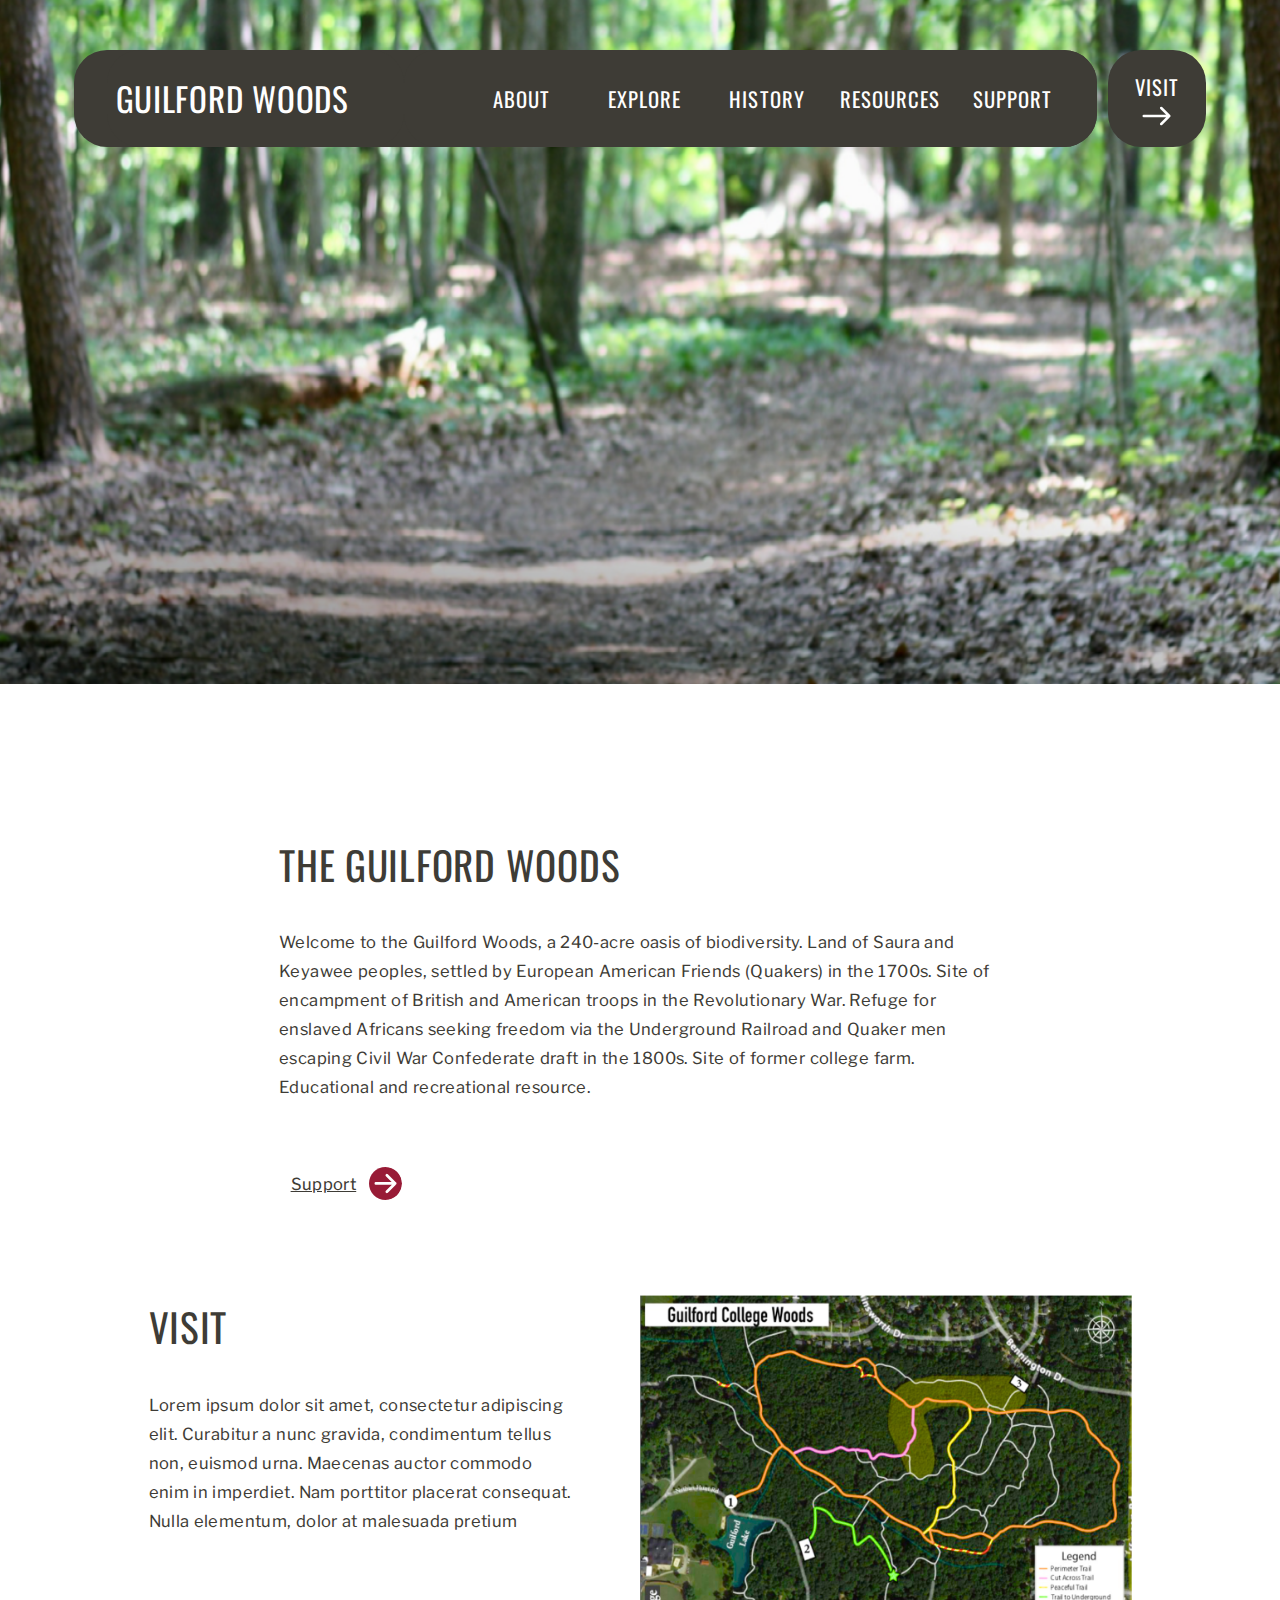
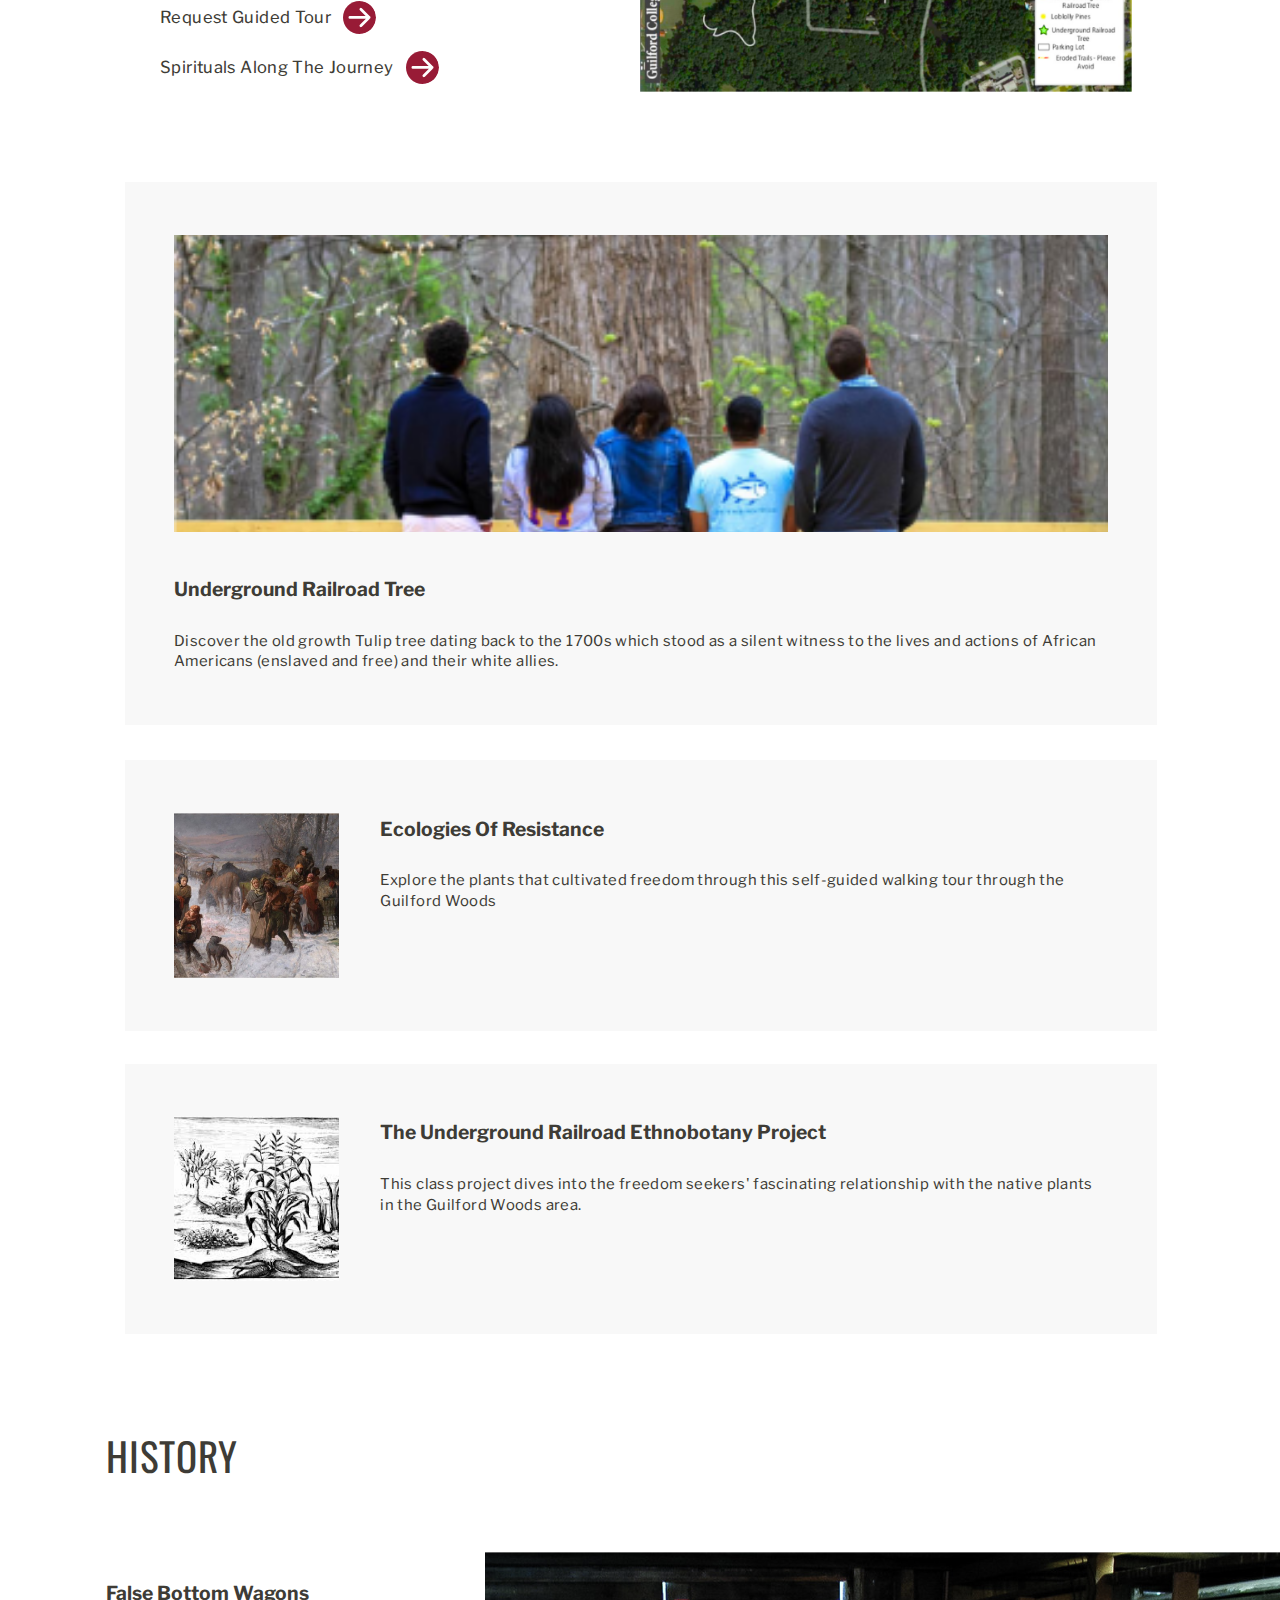
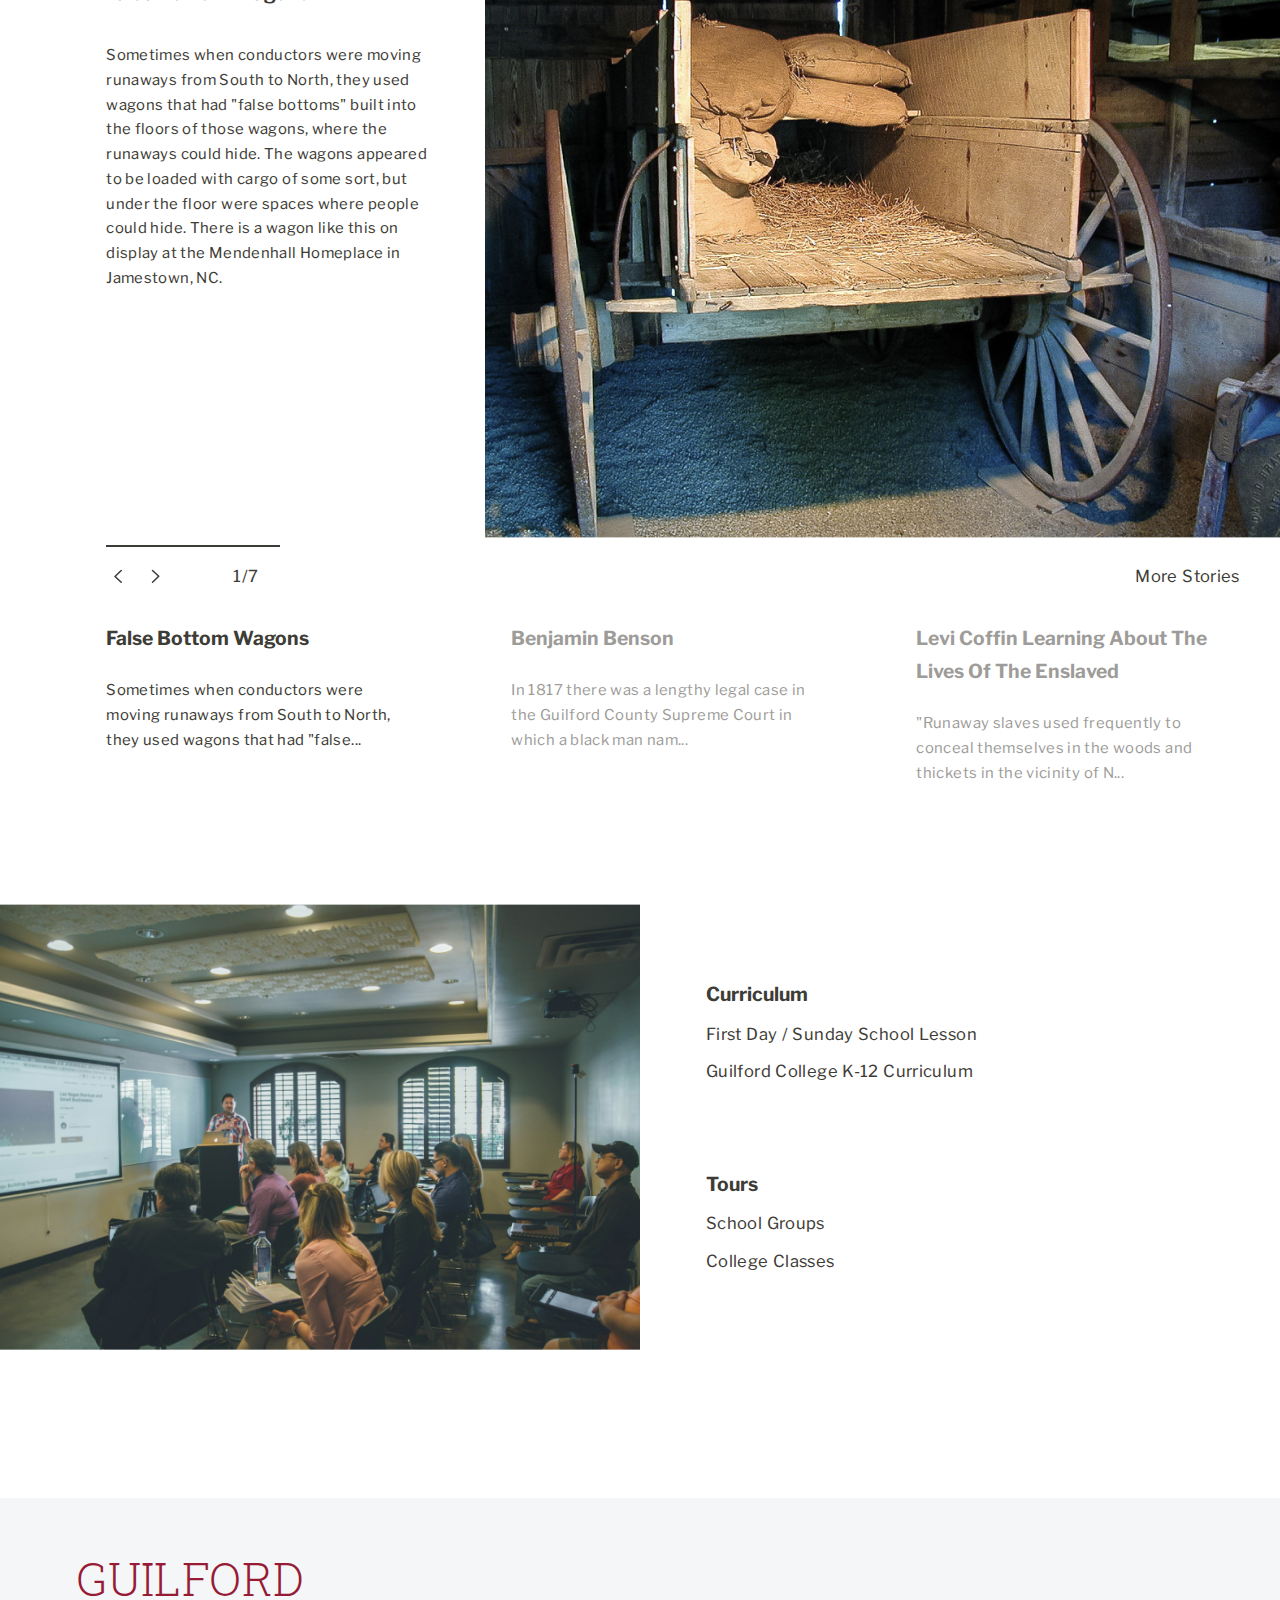
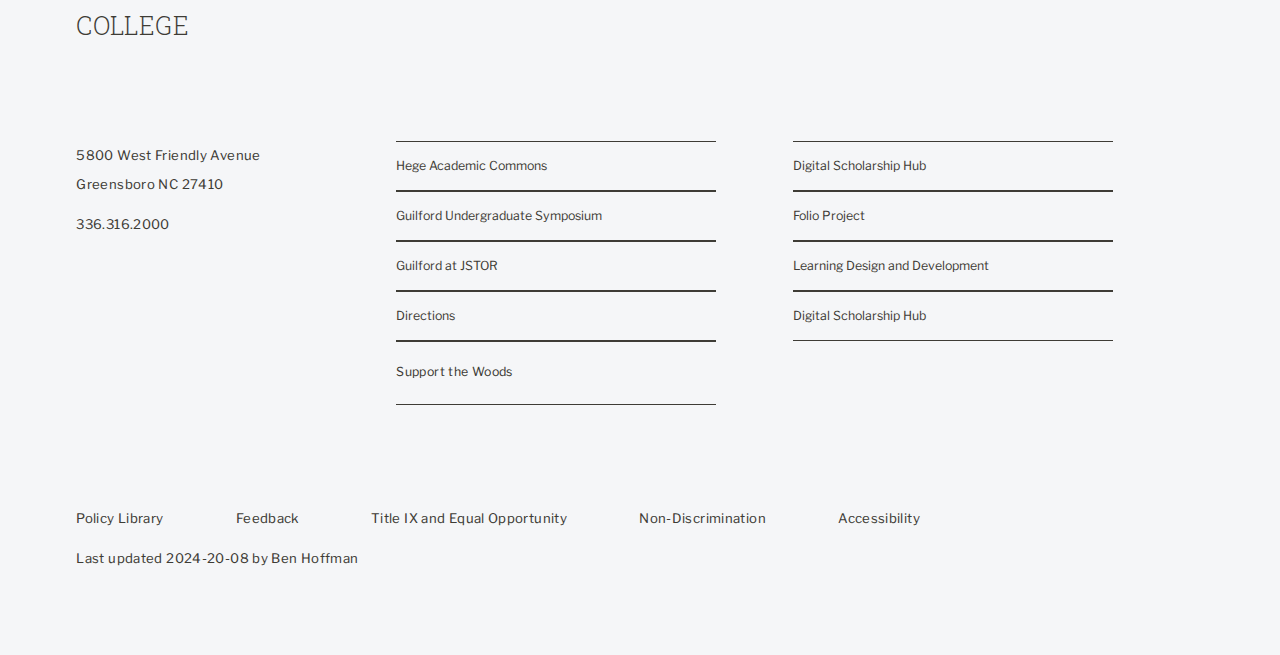
<file: index.html>
<!DOCTYPE html>
<html lang="en">

<head>
    <title>Guilford Woods</title>
    <link rel="icon" href="images/tree.png">

    <meta charset="UTF-8">
    <meta name="viewport" content="width=device-width, initial-scale=1.0">
    <link rel="stylesheet" href="style.css">
    <link rel="preconnect" href="https://fonts.googleapis.com">
    <link rel="preconnect" href="https://fonts.gstatic.com" crossorigin>
    <link
        href="https://fonts.googleapis.com/css2?family=Libre+Franklin:ital,wght@0,100..900;1,100..900&family=Oswald:wght@200..700&family=Roboto+Slab:wght@100..900&display=swap"
        rel="stylesheet">

</head>

<body>
    <header id="header1">
        <div id="top-nav">
            <div id="top-nav-not-links">
                <img src="images\directions.svg" class="mobile-nav">
                <a href="index.html">
                    <h1>Guilford Woods</h1>
                </a>

                <img src="images\menu-toggle-closed.svg" id="hamburger" class="mobile-nav closed"
                    style="height: 2.5rem;">
                <img src="images\menu-toggle.svg" id="hamburger" class="mobile-nav opened" style="height: 2.5rem;">
            </div>
            <div id="links-quote-container">
                <p>A National Park Service “Network to Freedom” Site</p>

                <div id="top-nav-links" class="light">
                    <div class="top-nav-anchor current">
                        <a href="index.html">
                            <h3>About</h3>
                        </a>
                    </div>
                    <div class="top-nav-anchor">
                        <a href="explore.html">
                            <h3>Explore</h3>
                        </a>
                    </div>
                    <div class="top-nav-anchor">
                        <a href="history.html">
                            <h3>History</h3>
                        </a>
                    </div>
                    <div class="top-nav-anchor">
                        <a href="resources.html">
                            <h3>Resources</h3>
                        </a>
                    </div>
                    <div class="top-nav-anchor">
                        <a href="https://www.givecampus.com/campaigns/42510/donations/new">
                            <h3>Support</h3>
                        </a>
                    </div>
                </div>
            </div>
        </div>
        <div id="visit-button">
            <div class="top-nav-anchor ">
                <a>
                    <h3>Visit</h3>
                </a>
            </div>
            <img src="images\visit-arrow-min.svg" , alt="arrow sign">
        </div>
    </header>

    <div id="body">

        <div id="welcome-section">

            <div class="text-card">
                <h2>
                    The Guilford Woods
                </h2>
                <div class="text-arrow-container">
                    <p>
                        Welcome to the Guilford Woods, a 240-acre oasis of biodiversity. Land of Saura and Keyawee
                        peoples,
                        settled by European American Friends (Quakers) in the 1700s. Site of encampment of British and
                        American troops in the Revolutionary War. Refuge for enslaved Africans seeking freedom via the
                        Underground Railroad and Quaker men escaping Civil War Confederate draft in the 1800s. Site of
                        former college farm. Educational and recreational resource.
                    </p>
                    <a class="arrow" href="https://www.givecampus.com/campaigns/42510/donations/new">
                        Support
                        <img src="images/red-arrow.svg" class="arrow-img">
                    </a>
                </div>
            </div>
        </div>

        <div id="visit-section">
            <div class="text-card">
                <h2>
                    Visit
                </h2>
                <div class="text-arrow-container">
                    <p>
                        Lorem ipsum dolor sit amet, consectetur adipiscing elit. Curabitur a nunc gravida, condimentum
                        tellus non, euismod urna. Maecenas auctor commodo enim in imperdiet. Nam porttitor placerat
                        consequat. Nulla elementum, dolor at malesuada pretium
                    </p>

                    <a class="arrow">
                        Request Guided Tour
                        <img src="images/red-arrow.svg" class="arrow-img">
                    </a>
                    <a class="arrow">
                        Spirituals Along The Journey
                        <img src="images/red-arrow.svg" class="arrow-img">
                    </a>

                </div>
            </div>
            <img src="images/map.png" id="map-img">
        </div>

        <div id="plants-section">
            <table id="plant-card-container">
                <tr>
                    <td>
                        <div class="plant-card" id="urr-card">
                            <img src="images/urr-tree-people.png" alt="Underground Railroad Tree">
                            <div>
                                <h3>Underground Railroad Tree</h3>
                                <p>Discover the old growth Tulip tree dating back to the 1700s which stood as a silent
                                    witness to the lives and actions of African Americans (enslaved and free) and their
                                    white allies.</p>
                            </div>
                        </div>
                    </td>
                    <td class="other-plants-cell">
                        <div class="plant-card">
                            <img src="images/ecologies-of-resistance.png" alt="Ecologies Of Resistance">
                            <div>
                                <h3>Ecologies Of Resistance</h3>
                                <p>Explore the plants that cultivated freedom through this self-guided walking tour
                                    through the Guilford Woods</p>
                            </div>
                        </div>
                        <div class="plant-card" id="ethnobotany-card">
                            <img src="images/plants-drawing.png" alt="The Underground Railroad Ethnobotany Project">
                            <div>
                                <h3>The Underground Railroad Ethnobotany Project</h3>
                                <p>This class project dives into the freedom seekers' fascinating relationship with the
                                    native plants in the Guilford Woods area.</p>
                            </div>
                        </div>

                    </td>
                </tr>
            </table>
        </div>

        <div id="history-section" , class="no-padding-right">


            <h2>
                History
            </h2>
            <div id="carousel">
                <div id="carousel-content">
                    <div id="carousel-text-content">
                        <h3 class="light">False Bottomed Wagons</h3>
                        <p class="light">
                            In 1817 there was a lengthy legal case in the Guilford County Supreme Court in which a
                            black man named Benjamin Benson was kidnapped in Delaware and sold in Guilford County to
                            a slaveholder. The court decided in his favor eventually, but the backlash from
                            slaveholders sparked the idea of an organized method of helping enslaved people to
                            escape to freedom.
                            Quakers in the New Garden community and other anti-slavery neighbors partnered with
                            local African Americans, both enslaved and free, to provide a significant base of
                            support for fugitives escaping from slavery. Author Fergus Bordewich calls it our
                            “country’s first racially integrated civil rights movement.” (From Bound for Canaan by
                            Fergus Bordewich, 2005)
                        </p>
                    </div>
                    <img src="images/false-bottom-wagon.png">

                </div>


                <div id="carousel-nav">
                    <div id="carousel-progress"></div>
                    <div id="carousel-controls">
                        <div>
                            <div class="btn" id="left">
                                <img src="images\nav-arrow.svg" alt="Left Arrow">
                            </div>
                            <div class="btn" id="right">
                                <img src="images\nav-arrow.svg" alt="Right Arrow">
                            </div>

                        </div>
                        <p>1/3</p>
                        <a href="history.html">More Stories</a>
                    </div>
                    <div id="carousel-descriptions">
                        <div>
                            <h3 class="light">False Bottomed Wagons</h3>
                            <p class="light">
                                Discover the old growth Tulip tree dating back to the 1700s which stood as a silent
                                witness to the lives and actions
                            </p>
                        </div>
                        <div class="inactive-section">
                            <h3 class="light">Benjamin Benson</h3>
                            <p class="light">
                                Discover the old growth Tulip tree dating back to the 1700s which stood as a silent
                                witness to the lives and actions
                            </p>
                        </div>
                        <div class="inactive-section">
                            <h3 class="light">Levi Coffin Learning About The Lives Of The Enslaved</h3>
                            <p class="light">
                                Discover the old growth Tulip tree dating back to the 1700s which stood as a silent
                                witness to the lives and actions
                            </p>
                        </div>
                    </div>
                </div>
            </div>


        </div>

        <div id="education-section" class="no-padding-left">
            <img src="images\classroom.png">
            <div>
                <div class="text-arrow-container">
                    <h3>Curriculum</h3>
                    <a>First Day / Sunday School Lesson</a>
                    <a>Guilford College K-12 Curriculum</a>
                </div>
                <div class="text-arrow-container">
                    <h3>Tours</h3>
                    <a>School Groups</a>
                    <a>College Classes</a>
                </div>
            </div>
        </div>
    </div>

    <footer>

        <div id="logo">
            <div class="list" style="gap: 0px; align-items: center;">
                <p id="Guilford">Guilford</p>
                <p id="College">College</p>
            </div>

        </div>
        <div class="library-links">
            <div id="middle-row">
                <p class="small-text">5800 West Friendly Avenue<br>Greensboro NC 27410<br></p>

                <p class="small-text">336.316.2000<br></p>

            </div>
            <div class="library-links">

                <div class="footer-component"><span class="footer-component-text">Hege Academic Commons</span></div>
                <div class="footer-component"><span class="footer-component-text">Digital Scholarship Hub</span></div>
                <div class="footer-component"><span class="footer-component-text">Guilford Undergraduate
                        Symposium</span></div>
                <div class="footer-component"><span class="footer-component-text">Folio Project</span></div>
                <div class="footer-component"><span class="footer-component-text">Guilford at JSTOR</span></div>
                <div class="footer-component"><span class="footer-component-text">Learning Design and Development</span>
                </div>
                <div class="footer-component"><span class="footer-component-text">Directions</span></div>
                <div class="footer-component"><span class="footer-component-text">Digital Scholarship Hub</span></div>
                <div class="footer-component" class="support-link"><span class="footer-component-text"><a href="https://www.givecampus.com/campaigns/42510/donations/new"">Support the Woods</a></span></div>

            </div>
        </div>

        <div id="bottom-row">
            <a class="small-text"> Policy Library </a>
            <a class="small-text"> Feedback </a>
            <a class="small-text"> Title IX and Equal Opportunity </a>
            <a class="small-text"> Non-Discrimination </a>
            <a class="small-text"> Accessibility </a>
            <p class="small-text">Last updated <span id="lastUpdated"></span> by Ben Hoffman</p>

        </div>
        </div>
    </footer>

    <script src="main.js"></script>
</body>

</html>
</file>
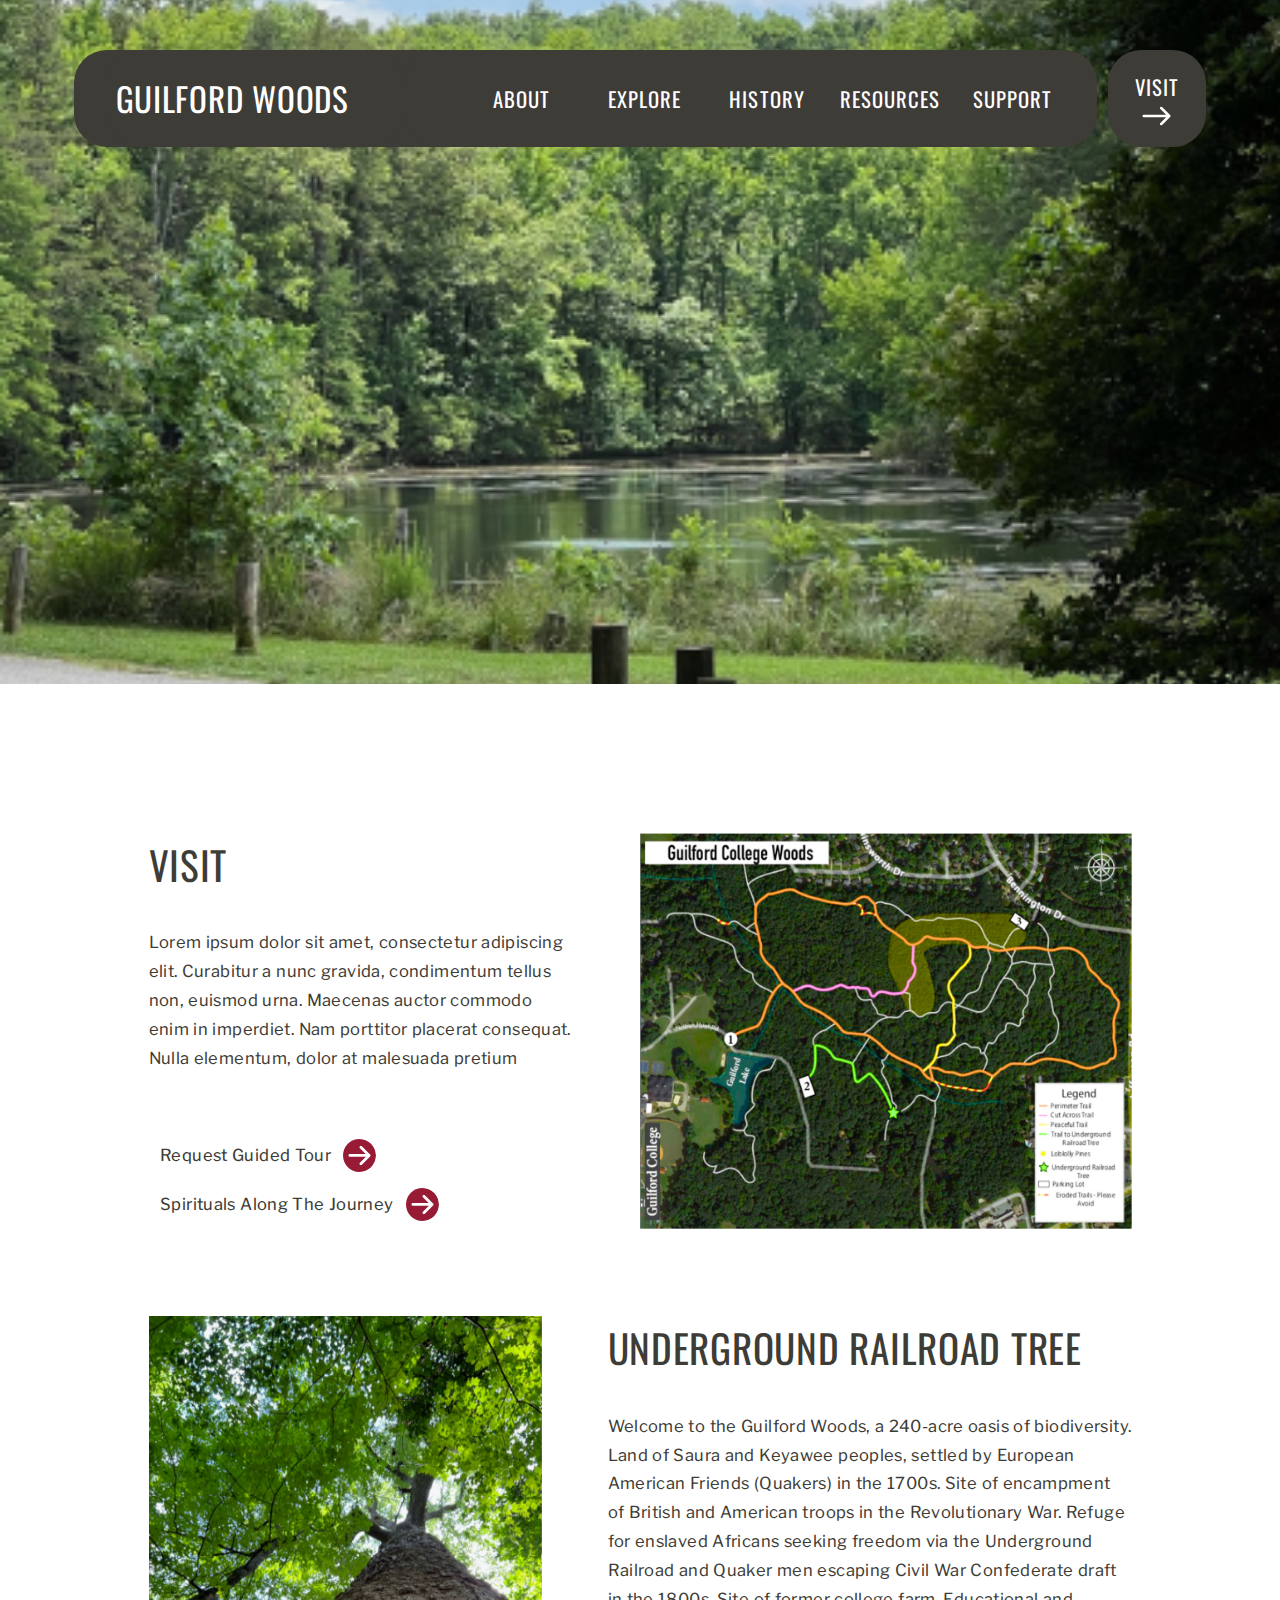
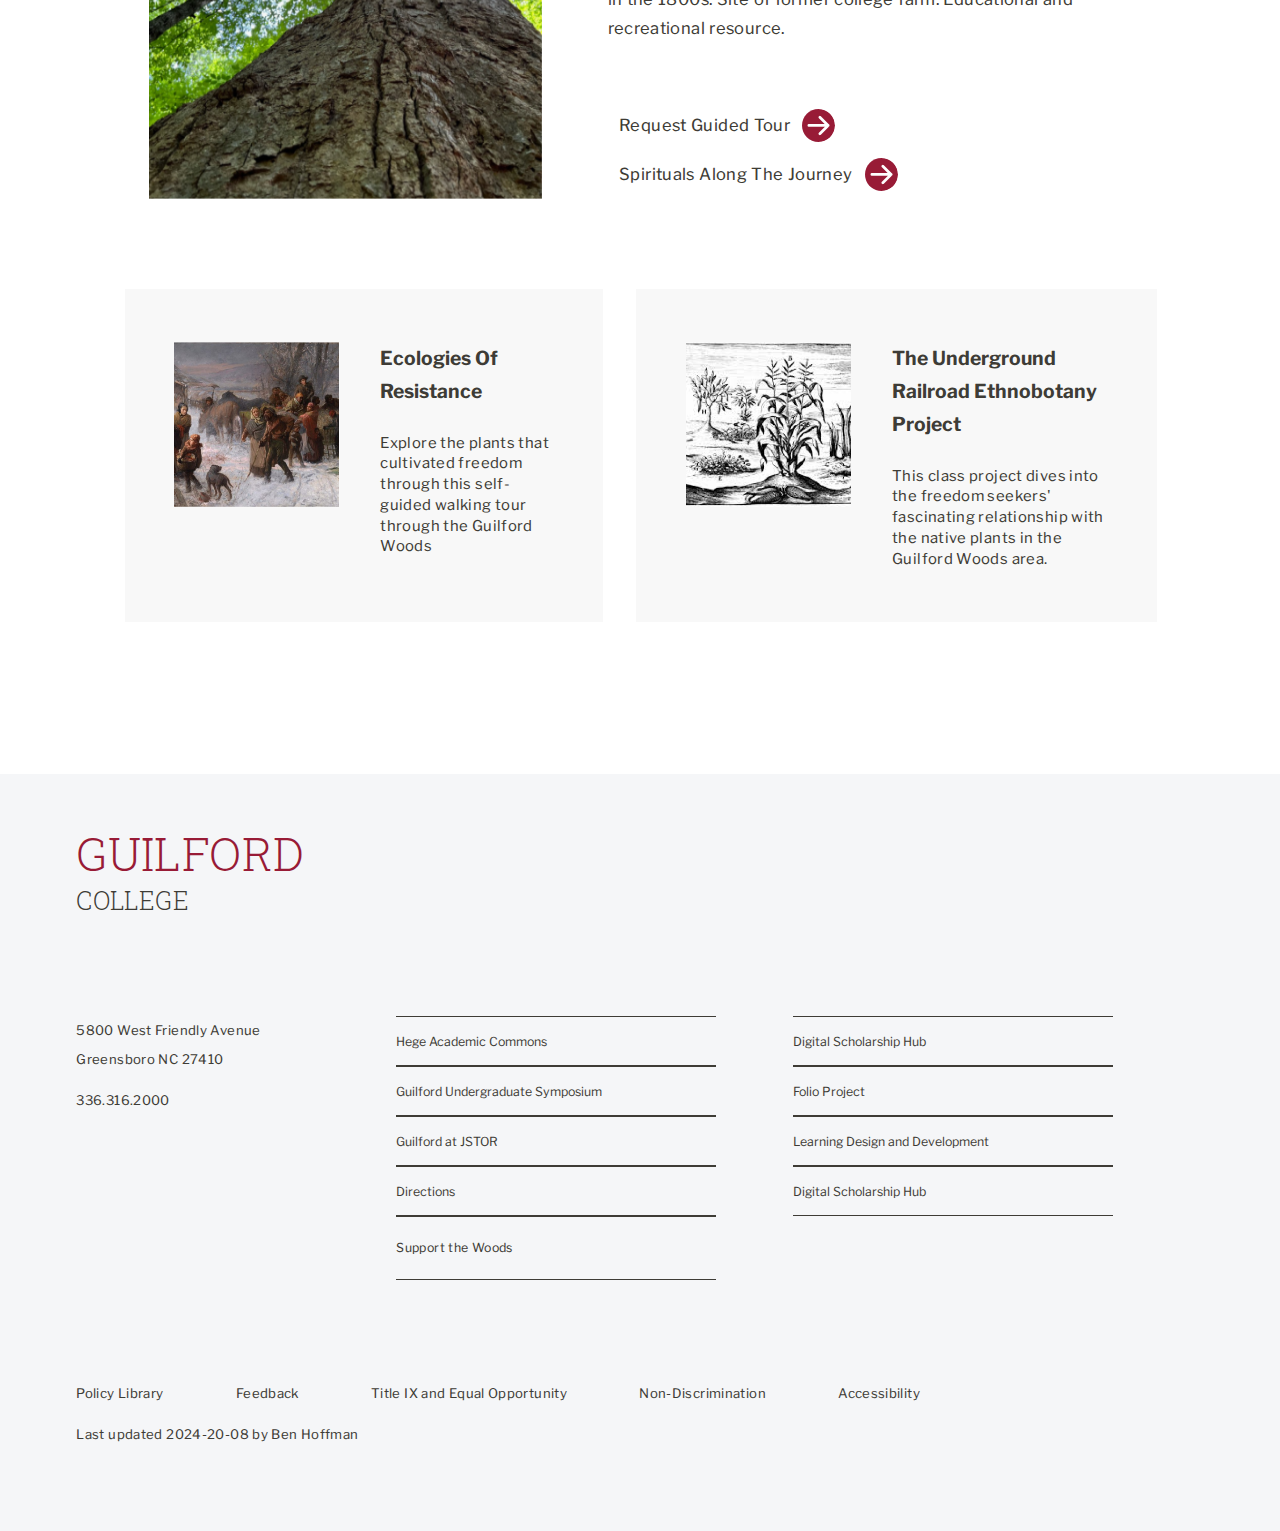
<file: explore.html>
<!DOCTYPE html>
<html lang="en">

<head>
    <title>Guilford Woods</title>
    <link rel="icon" href="images/tree.png">

    <meta charset="UTF-8">
    <meta name="viewport" content="width=device-width, initial-scale=1.0">
    <link rel="stylesheet" href="style.css">
    <link rel="preconnect" href="https://fonts.googleapis.com">
    <link rel="preconnect" href="https://fonts.gstatic.com" crossorigin>
    <link
        href="https://fonts.googleapis.com/css2?family=Libre+Franklin:ital,wght@0,100..900;1,100..900&family=Oswald:wght@200..700&family=Roboto+Slab:wght@100..900&display=swap"
        rel="stylesheet">

</head>

<body>
    <header id="header2">
        <div id="top-nav">
            <div id="top-nav-not-links">
                <img src="images\directions.svg" class="mobile-nav">
                <a href="index.html">
                    <h1>Guilford Woods</h1>
                </a>

                <img src="images\menu-toggle-closed.svg" id="hamburger" class="mobile-nav closed"
                    style="height: 2.5rem;">
                <img src="images\menu-toggle.svg" id="hamburger" class="mobile-nav opened" style="height: 2.5rem;">
            </div>
            <div id="links-quote-container">
                <p>A National Park Service “Network to Freedom” Site</p>

                <div id="top-nav-links" class="light">
                    <div class="top-nav-anchor current">
                        <a href="index.html">
                            <h3>About</h3>
                        </a>
                    </div>
                    <div class="top-nav-anchor">
                        <a href="explore.html">
                            <h3>Explore</h3>
                        </a>
                    </div>
                    <div class="top-nav-anchor">
                        <a href="history.html">
                            <h3>History</h3>
                        </a>
                    </div>
                    <div class="top-nav-anchor">
                        <a href="resources.html">
                            <h3>Resources</h3>
                        </a>
                    </div>
                    <div class="top-nav-anchor">
                        <a href="https://www.givecampus.com/campaigns/42510/donations/new">
                            <h3>Support</h3>
                        </a>
                    </div>
                </div>
            </div>
        </div>
        <div id="visit-button">
            <div class="top-nav-anchor ">
                <a>
                    <h3>Visit</h3>
                </a>
            </div>
            <img src="images\visit-arrow-min.svg" , alt="arrow sign">
        </div>
    </header>

    <div id="body">

        <div id="visit-section">
            <div class="text-card">
                <h2>
                    Visit
                </h2>
                <div class="text-arrow-container">
                    <p>
                        Lorem ipsum dolor sit amet, consectetur adipiscing elit. Curabitur a nunc gravida, condimentum
                        tellus non, euismod urna. Maecenas auctor commodo enim in imperdiet. Nam porttitor placerat
                        consequat. Nulla elementum, dolor at malesuada pretium
                    </p>

                    <a class="arrow">
                        Request Guided Tour
                        <img src="images/red-arrow.svg" class="arrow-img">
                    </a>
                    <a class="arrow">
                        Spirituals Along The Journey
                        <img src="images/red-arrow.svg" class="arrow-img">
                    </a>

                </div>
            </div>
            <img src="images/map.png" id="map-img">
        </div>

        <div id="urr-tree-section">
            <div class="text-card">
                <h2>
                    Underground Railroad Tree
                </h2>
                <div class="text-arrow-container">
                    <p>Welcome to the Guilford Woods, a 240-acre oasis of biodiversity. Land of Saura and Keyawee
                        peoples, settled by European American Friends (Quakers) in the 1700s. Site of encampment of
                        British and American troops in the Revolutionary War. Refuge for enslaved Africans seeking
                        freedom via the Underground Railroad and Quaker men escaping Civil War Confederate draft in the
                        1800s. Site of former college farm. Educational and recreational resource.
                    </p>

                    <a class="arrow">
                        Request Guided Tour
                        <img src="images/red-arrow.svg" class="arrow-img">
                    </a>
                    <a class="arrow">
                        Spirituals Along The Journey
                        <img src="images/red-arrow.svg" class="arrow-img">
                    </a>

                </div>
            </div>
            <img src="images/tree.png" id="map-img">
        </div>

        <div id="plants-section">
            <table id="plant-card-container">
                <tr>
                    
                    <td class="other-plants-cell" id="single-td">
                        <div class="plant-card">
                            <img src="images/ecologies-of-resistance.png" alt="Ecologies Of Resistance">
                            <div>
                                <h3>Ecologies Of Resistance</h3>
                                <p>Explore the plants that cultivated freedom through this self-guided walking tour
                                    through the Guilford Woods</p>
                            </div>
                        </div>
                        <div class="plant-card" id="ethnobotany-card">
                            <img src="images/plants-drawing.png" alt="The Underground Railroad Ethnobotany Project">
                            <div>
                                <h3>The Underground Railroad Ethnobotany Project</h3>
                                <p>This class project dives into the freedom seekers' fascinating relationship with the
                                    native plants in the Guilford Woods area.</p>
                            </div>
                        </div>

                    </td>
                </tr>
            </table>
        </div>

    </div>

    <footer>

        <div id="logo">
            <div class="list" style="gap: 0px; align-items: center;">
                <p id="Guilford">Guilford</p>
                <p id="College">College</p>
            </div>

        </div>
        <div class="library-links">
            <div id="middle-row">
                <p class="small-text">5800 West Friendly Avenue<br>Greensboro NC 27410<br></p>

                <p class="small-text">336.316.2000<br></p>

            </div>
            <div class="library-links">

                <div class="footer-component"><span class="footer-component-text">Hege Academic Commons</span></div>
                <div class="footer-component"><span class="footer-component-text">Digital Scholarship Hub</span></div>
                <div class="footer-component"><span class="footer-component-text">Guilford Undergraduate
                        Symposium</span></div>
                <div class="footer-component"><span class="footer-component-text">Folio Project</span></div>
                <div class="footer-component"><span class="footer-component-text">Guilford at JSTOR</span></div>
                <div class="footer-component"><span class="footer-component-text">Learning Design and Development</span>
                </div>
                <div class="footer-component"><span class="footer-component-text">Directions</span></div>
                <div class="footer-component"><span class="footer-component-text">Digital Scholarship Hub</span></div>
                <div class="footer-component" class="support-link"><span class="footer-component-text"><a href="https://www.givecampus.com/campaigns/42510/donations/new"">Support the Woods</a></span></div>

            </div>
        </div>

        <div id="bottom-row">
            <a class="small-text"> Policy Library </a>
            <a class="small-text"> Feedback </a>
            <a class="small-text"> Title IX and Equal Opportunity </a>
            <a class="small-text"> Non-Discrimination </a>
            <a class="small-text"> Accessibility </a>
            <p class="small-text">Last updated <span id="lastUpdated"></span> by Ben Hoffman</p>

        </div>
        </div>
    </footer>

    <script src="main.js"></script>
</body>

</html>
</file>
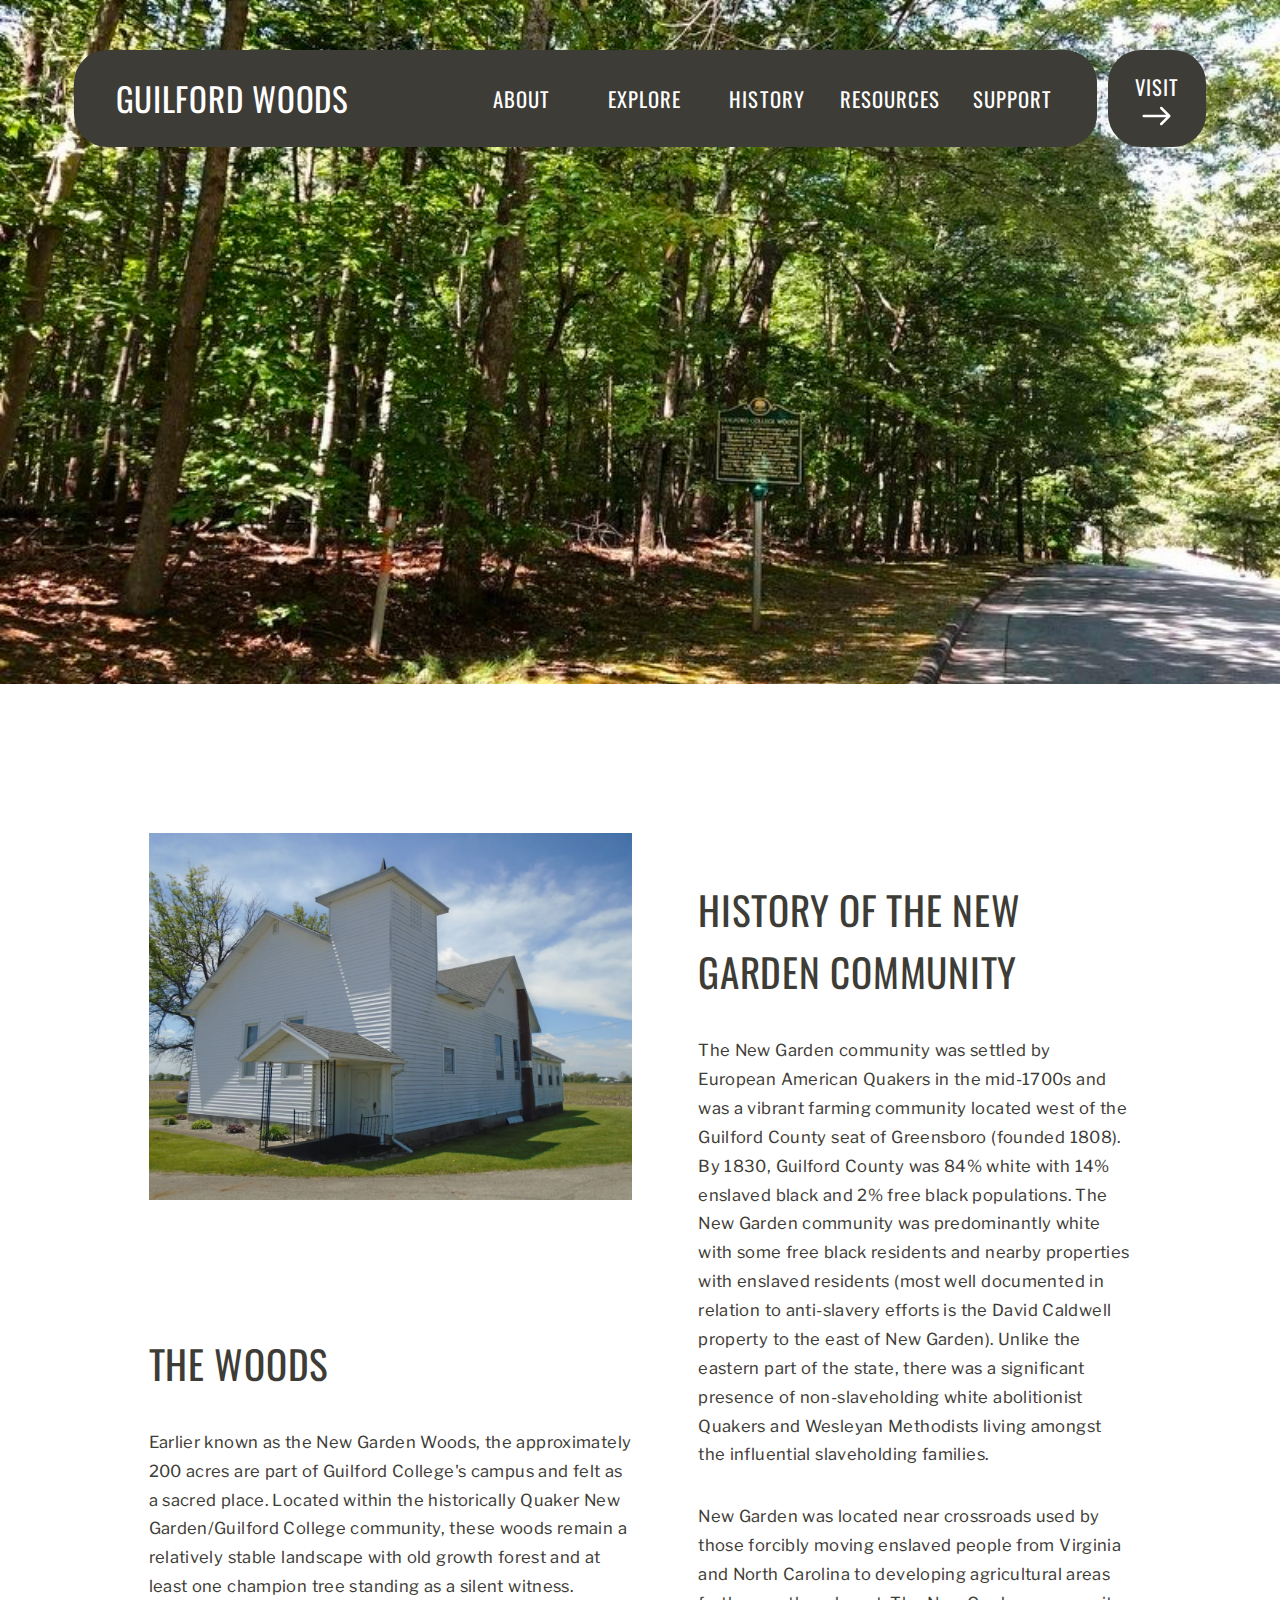
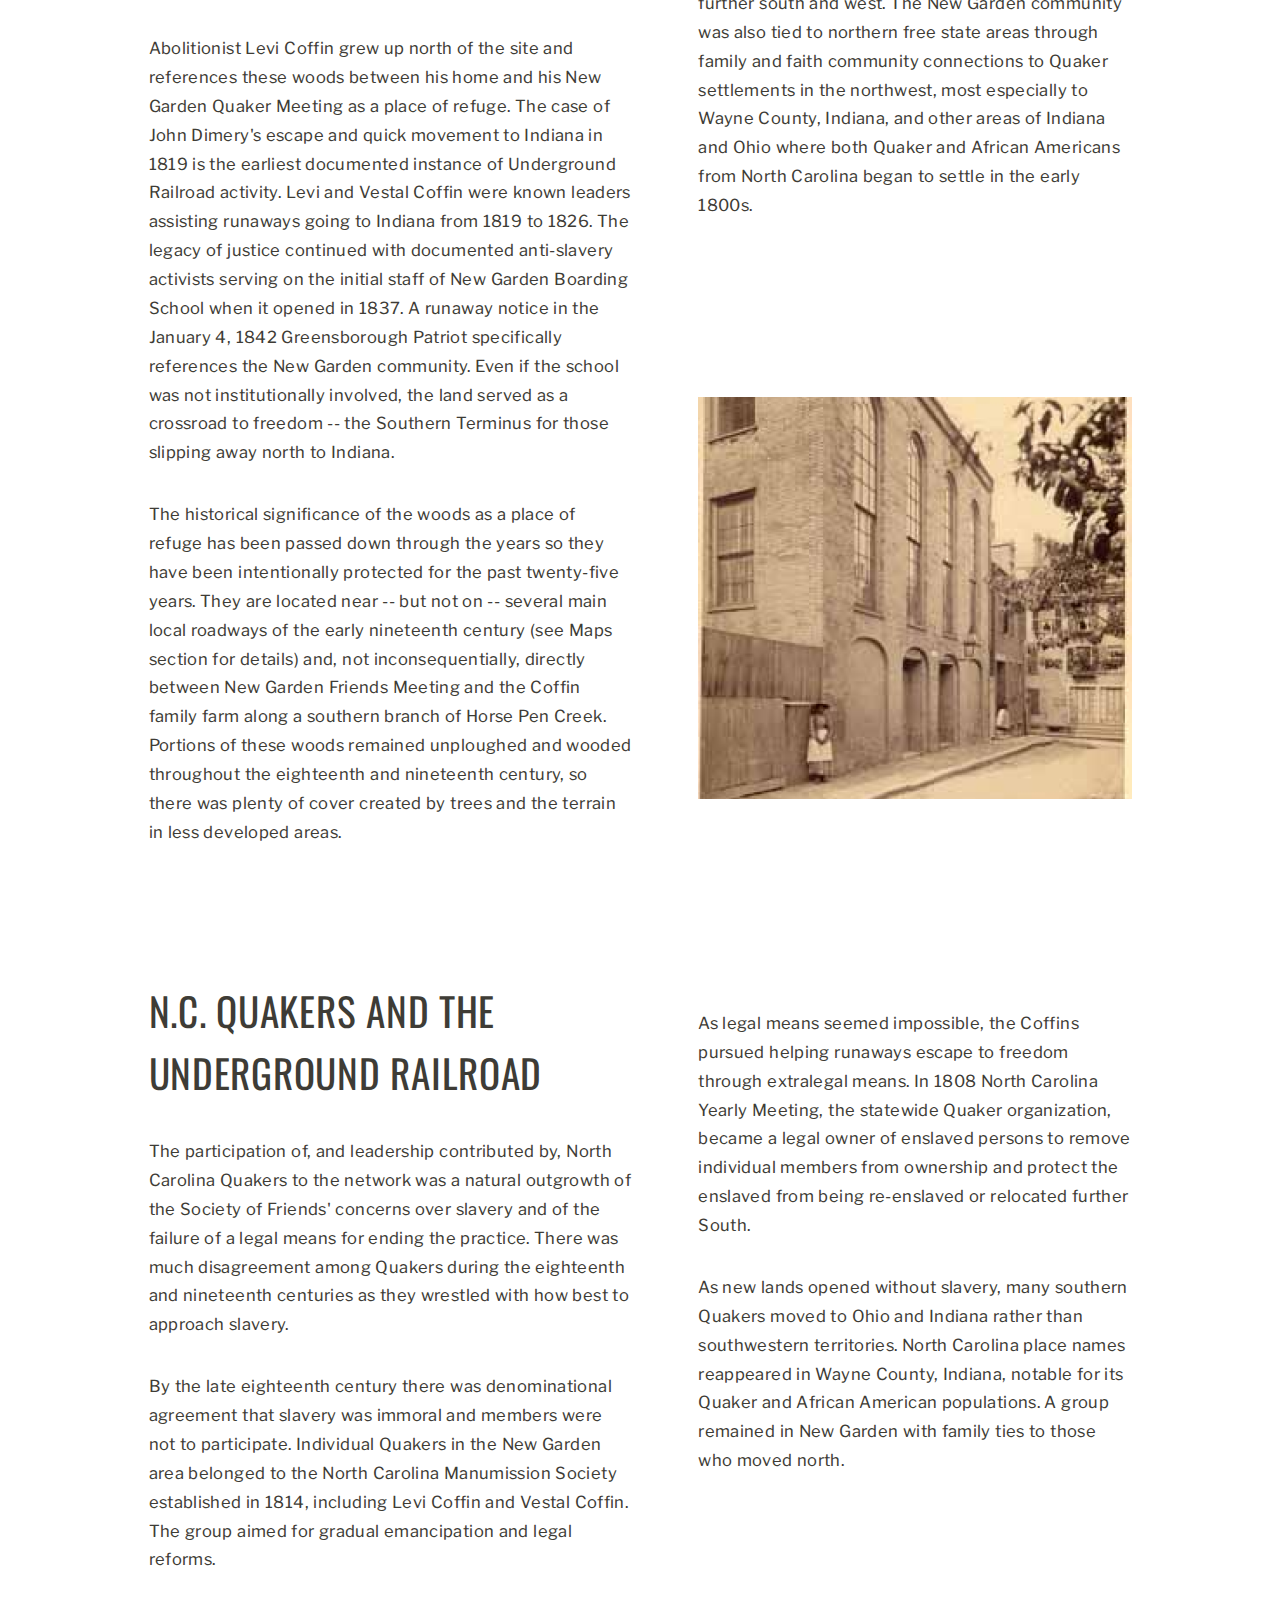
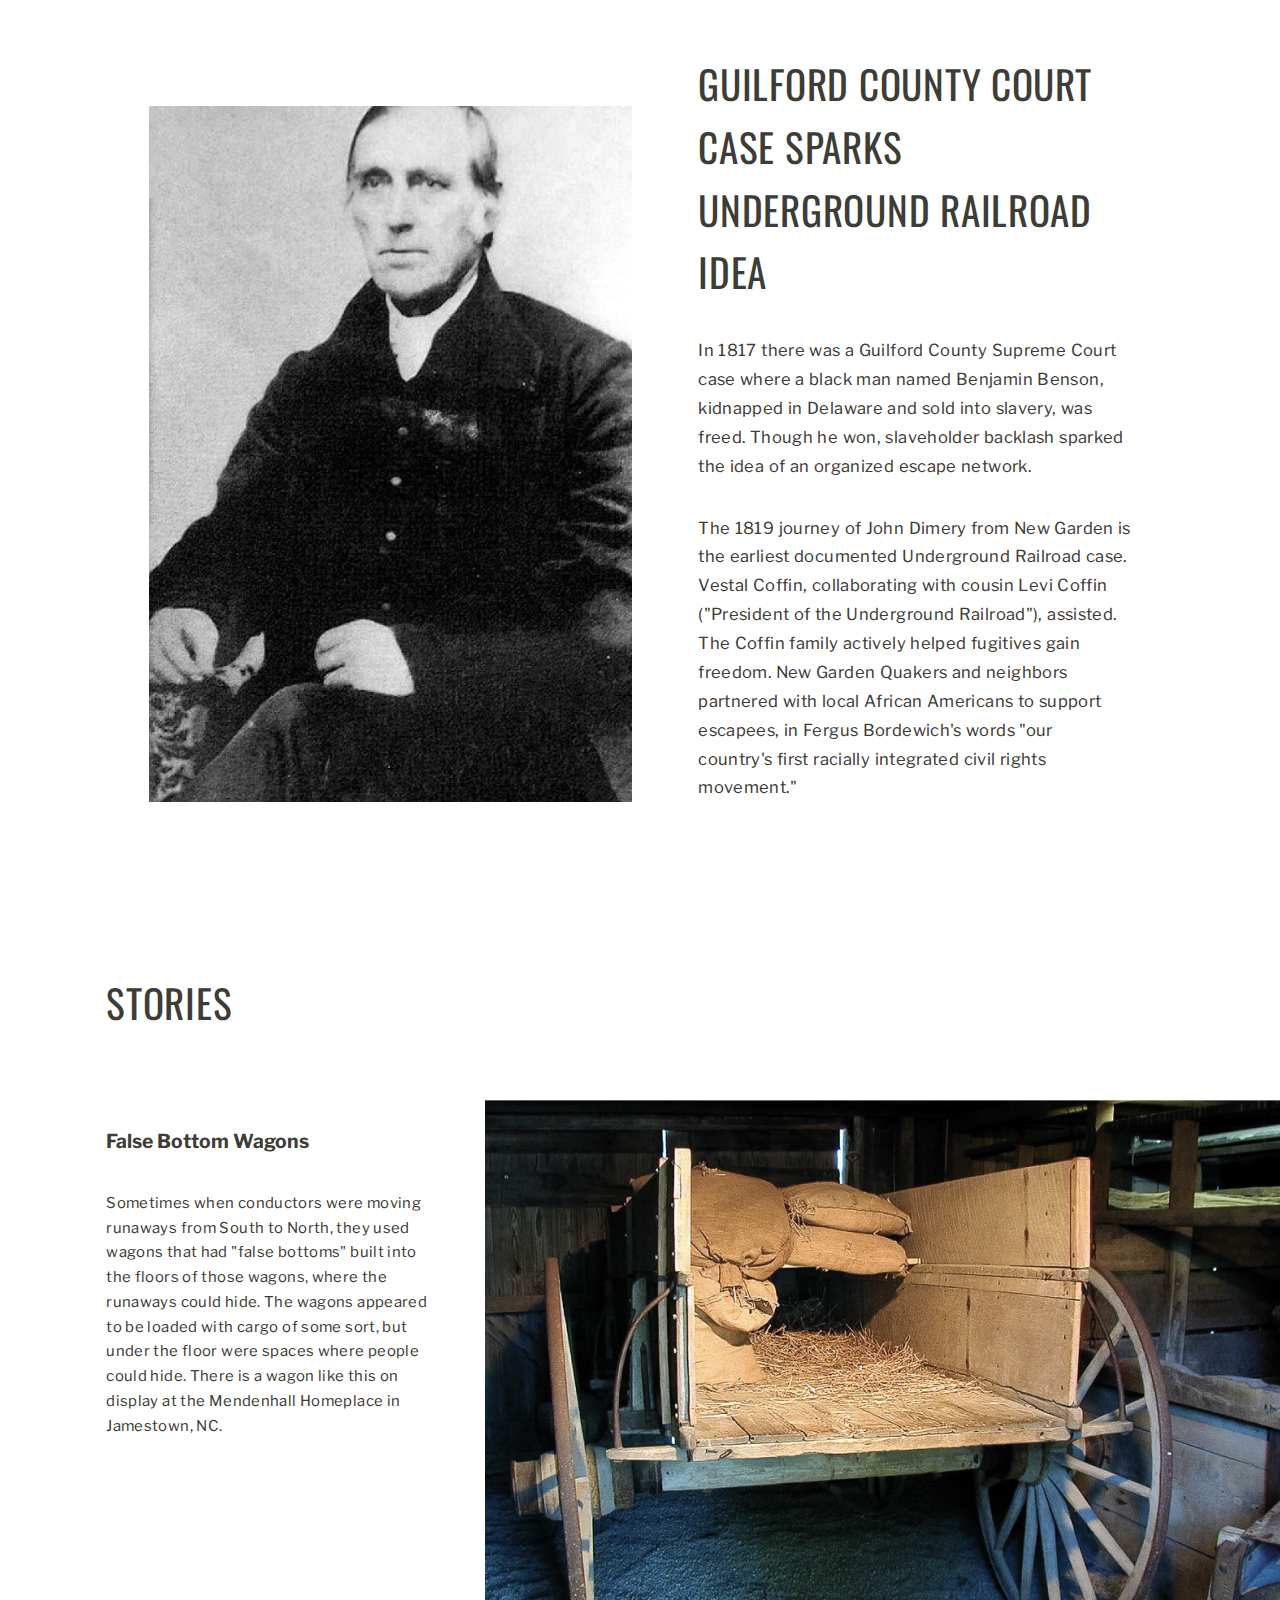
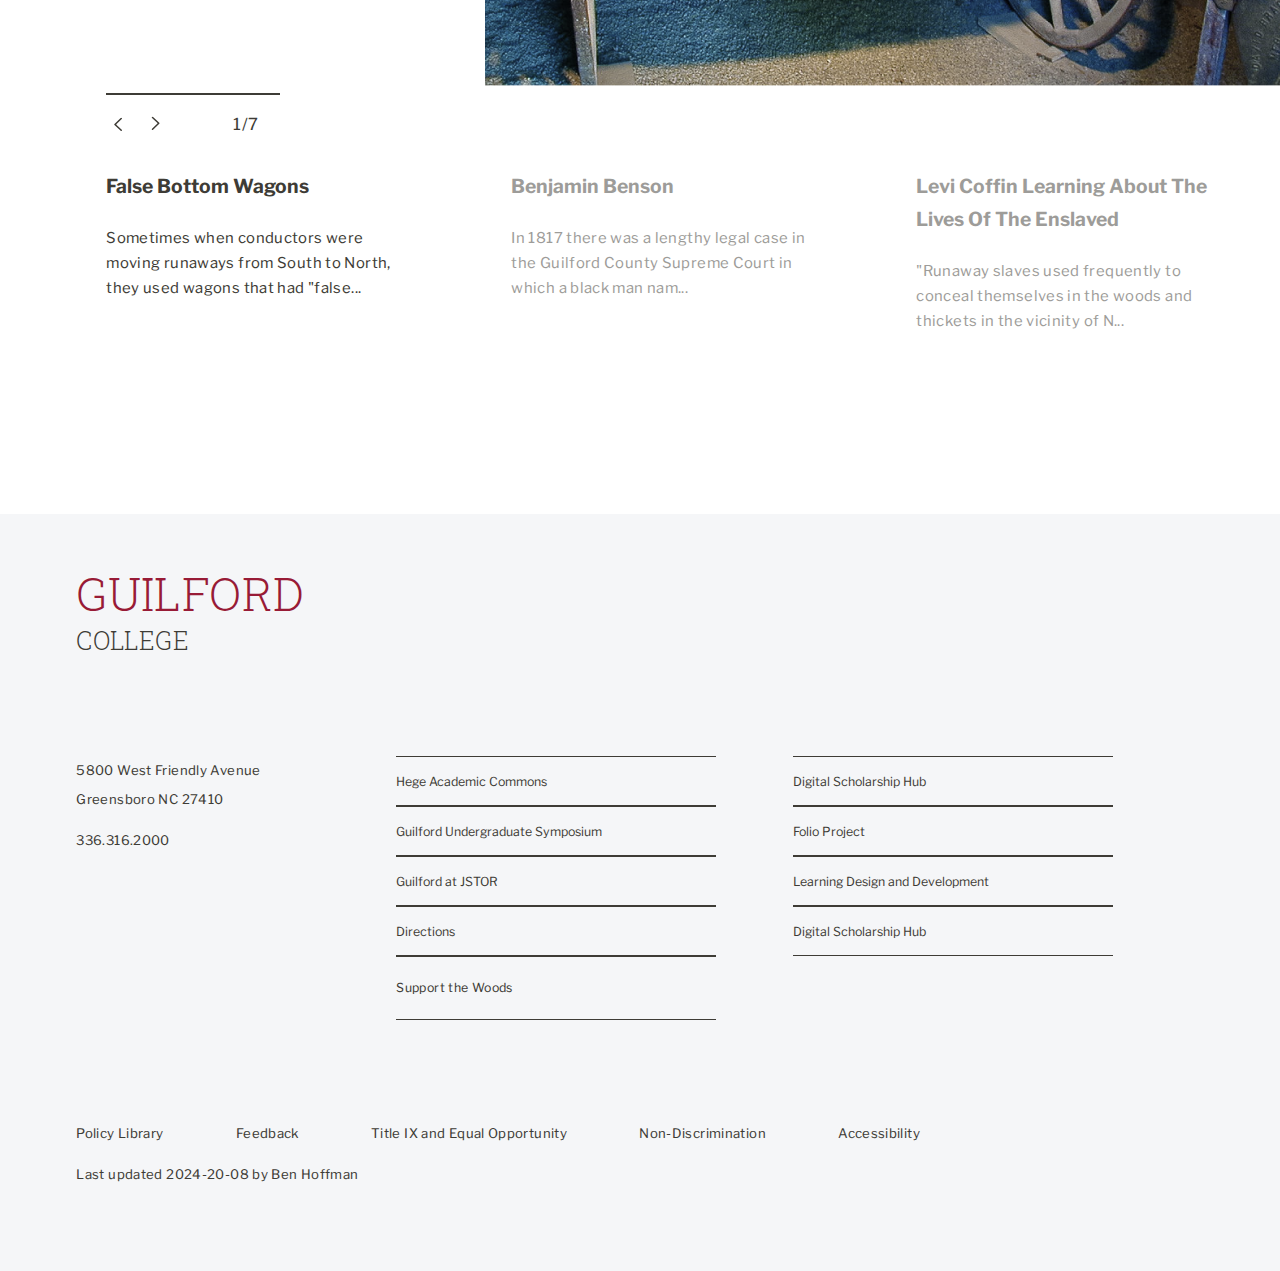
<file: history.html>
<!DOCTYPE html>
<html lang="en">

<head>
    <title>Guilford Woods</title>
    <link rel="icon" href="images/tree.png">

    <meta charset="UTF-8">
    <meta name="viewport" content="width=device-width, initial-scale=1.0">
    <link rel="stylesheet" href="style.css">
    <link rel="preconnect" href="https://fonts.googleapis.com">
    <link rel="preconnect" href="https://fonts.gstatic.com" crossorigin>
    <link
        href="https://fonts.googleapis.com/css2?family=Libre+Franklin:ital,wght@0,100..900;1,100..900&family=Oswald:wght@200..700&family=Roboto+Slab:wght@100..900&display=swap"
        rel="stylesheet">

</head>

<body>
    <header id="header3">
        <div id="top-nav">
            <div id="top-nav-not-links">
                <img src="images\directions.svg" class="mobile-nav">
                <a href="index.html">
                    <h1>Guilford Woods</h1>
                </a>

                <img src="images\menu-toggle-closed.svg" id="hamburger" class="mobile-nav closed"
                    style="height: 2.5rem;">
                <img src="images\menu-toggle.svg" id="hamburger" class="mobile-nav opened" style="height: 2.5rem;">
            </div>
            <div id="links-quote-container">
                <p>A National Park Service “Network to Freedom” Site</p>

                <div id="top-nav-links" class="light">
                    <div class="top-nav-anchor current">
                        <a href="index.html">
                            <h3>About</h3>
                        </a>
                    </div>
                    <div class="top-nav-anchor">
                        <a href="explore.html">
                            <h3>Explore</h3>
                        </a>
                    </div>
                    <div class="top-nav-anchor">
                        <a href="history.html">
                            <h3>History</h3>
                        </a>
                    </div>
                    <div class="top-nav-anchor">
                        <a href="resources.html">
                            <h3>Resources</h3>
                        </a>
                    </div>
                    <div class="top-nav-anchor">
                        <a href="https://www.givecampus.com/campaigns/42510/donations/new">
                            <h3>Support</h3>
                        </a>
                    </div>
                </div>
            </div>
        </div>
        <div id="visit-button">
            <div class="top-nav-anchor ">
                <a>
                    <h3>Visit</h3>
                </a>
            </div>
            <img src="images\visit-arrow-min.svg" , alt="arrow sign">
        </div>
    </header>

    <div id="body">



        <div class="history-container mobile">
            <div class="history-content">
                <div class="history-row">
                    <div class="history-cell"><img src="images/meeting-house.png"></div>
                    <div class="history-cell">
                        <h2>The Woods</h2>
                        <p>Earlier known as the New Garden Woods, the approximately 200 acres are part of Guilford
                            College's campus and felt as a sacred place. Located within the historically Quaker New
                            Garden/Guilford College community, these woods remain a relatively stable landscape with old
                            growth forest and at least one champion tree standing as a silent witness.</p>
                        <p>Abolitionist Levi Coffin grew up north of the site and references these woods between his
                            home and his New Garden Quaker Meeting as a place of refuge. The case of John Dimery's
                            escape and quick movement to Indiana in 1819 is the earliest documented instance of
                            Underground Railroad activity. Levi and Vestal Coffin were known leaders assisting runaways
                            going to Indiana from 1819 to 1826. The legacy of justice continued with documented
                            anti-slavery activists serving on the initial staff of New Garden Boarding School when it
                            opened in 1837. A runaway notice in the January 4, 1842 Greensborough Patriot specifically
                            references the New Garden community. Even if the school was not institutionally involved,
                            the land served as a crossroad to freedom -- the Southern Terminus for those slipping away
                            north to Indiana.</p>
                        <p>The historical significance of the woods as a place of refuge has been passed down through
                            the years so they have been intentionally protected for the past twenty-five years. They are
                            located near -- but not on -- several main local roadways of the early nineteenth century
                            (see Maps section for details) and, not inconsequentially, directly between New Garden
                            Friends Meeting and the Coffin family farm along a southern branch of Horse Pen Creek.
                            Portions of these woods remained unploughed and wooded throughout the eighteenth and
                            nineteenth century, so there was plenty of cover created by trees and the terrain in less
                            developed areas.</p>
                    </div>

                </div>

                <div class="history-row">
                    <div class="history-cell">
                        <h2>History of the New Garden Community</h2>
                        <p>The New Garden community was settled by European American Quakers in the mid-1700s and was a
                            vibrant farming community located west of the Guilford County seat of Greensboro (founded
                            1808). By 1830, Guilford County was 84% white with 14% enslaved black and 2% free black
                            populations. The New Garden community was predominantly white with some free black residents
                            and nearby properties with enslaved residents (most well documented in relation to
                            anti-slavery efforts is the David Caldwell property to the east of New Garden). Unlike the
                            eastern part of the state, there was a significant presence of non-slaveholding white
                            abolitionist Quakers and Wesleyan Methodists living amongst the influential slaveholding
                            families.</p>
                        <p>New Garden was located near crossroads used by those forcibly moving enslaved people from
                            Virginia and North Carolina to developing agricultural areas further south and west. The New
                            Garden community was also tied to northern free state areas through family and faith
                            community connections to Quaker settlements in the northwest, most especially to Wayne
                            County, Indiana, and other areas of Indiana and Ohio where both Quaker and African Americans
                            from North Carolina began to settle in the early 1800s.</p>

                    </div>
                    <div class="history-cell"><img src="images/historical-photo.png"></div>

                </div>
                <div class="history-row">
                    <div class="history-cell">
                        <h2>N.C. Quakers And the Underground Railroad</h2>
                        <p>The participation of, and leadership contributed by, North Carolina Quakers to the network
                            was a natural outgrowth of the Society of Friends' concerns over slavery and of the failure
                            of a legal means for ending the practice. There was much disagreement among Quakers during
                            the eighteenth and nineteenth centuries as they wrestled with how best to approach slavery.
                        </p>
                        <p>By the late eighteenth century there was denominational agreement that slavery was immoral
                            and members were not to participate. Individual Quakers in the New Garden area belonged to
                            the North Carolina Manumission Society established in 1814, including Levi Coffin and Vestal
                            Coffin. The group aimed for gradual emancipation and legal reforms.</p>

                    </div>
                    <div class="history-cell">
                        <p>As legal means seemed impossible, the Coffins pursued helping runaways escape to freedom
                            through extralegal means. In 1808 North Carolina Yearly Meeting, the statewide Quaker
                            organization, became a legal owner of enslaved persons to remove individual members from
                            ownership and protect the enslaved from being re-enslaved or relocated further South.</p>
                        <p>As new lands opened without slavery, many southern Quakers moved to Ohio and Indiana rather
                            than southwestern territories. North Carolina place names reappeared in Wayne County,
                            Indiana, notable for its Quaker and African American populations. A group remained in New
                            Garden with family ties to those who moved north.</p>
                    </div>

                </div>
                <div class="history-row">
                    <div class="history-cell"><img src="images/levi-coffin.png"></div>
                    <div class="history-cell">
                        <h2>Guilford County Court Case Sparks Underground Railroad Idea</h2>
                        <p>In 1817 there was a Guilford County Supreme Court case where a black man named Benjamin
                            Benson, kidnapped in Delaware and sold into slavery, was freed. Though he won,
                            slaveholder
                            backlash sparked the idea of an organized escape network.</p>
                        <p>The 1819 journey of John Dimery from New Garden is the earliest documented Underground
                            Railroad case. Vestal Coffin, collaborating with cousin Levi Coffin ("President of the
                            Underground Railroad"), assisted. The Coffin family actively helped fugitives gain
                            freedom.
                            New Garden Quakers and neighbors partnered with local African Americans to support
                            escapees,
                            in Fergus Bordewich's words "our country's first racially integrated civil rights
                            movement."
                        </p>

                    </div>
                </div>
            </div>
        </div>
        <div class="history-container">
            <div class="left-column">
                <img src="images/meeting-house.png">
                <div>
                    <h2>The Woods</h2>
                    <p>Earlier known as the New Garden Woods, the approximately 200 acres are part of Guilford College's
                        campus and felt as a sacred place. Located within the historically Quaker New Garden/Guilford
                        College community, these woods remain a relatively stable landscape with old growth forest and
                        at least one champion tree standing as a silent witness.</p>
                    <p>Abolitionist Levi Coffin grew up north of the site and references these woods between his home
                        and his New Garden Quaker Meeting as a place of refuge. The case of John Dimery's escape and
                        quick movement to Indiana in 1819 is the earliest documented instance of Underground Railroad
                        activity. Levi and Vestal Coffin were known leaders assisting runaways going to Indiana from
                        1819 to 1826. The legacy of justice continued with documented anti-slavery activists serving on
                        the initial staff of New Garden Boarding School when it opened in 1837. A runaway notice in the
                        January 4, 1842 Greensborough Patriot specifically references the New Garden community. Even if
                        the school was not institutionally involved, the land served as a crossroad to freedom -- the
                        Southern Terminus for those slipping away north to Indiana.</p>
                    <p>The historical significance of the woods as a place of refuge has been passed down through the
                        years so they have been intentionally protected for the past twenty-five years. They are located
                        near -- but not on -- several main local roadways of the early nineteenth century (see Maps
                        section for details) and, not inconsequentially, directly between New Garden Friends Meeting and
                        the Coffin family farm along a southern branch of Horse Pen Creek. Portions of these woods
                        remained unploughed and wooded throughout the eighteenth and nineteenth century, so there was
                        plenty of cover created by trees and the terrain in less developed areas.</p>
                </div>
                <div>
                    <h2>N.C. Quakers And the Underground Railroad</h2>
                    <p>The participation of, and leadership contributed by, North Carolina Quakers to the network was a
                        natural outgrowth of the Society of Friends' concerns over slavery and of the failure of a legal
                        means for ending the practice. There was much disagreement among Quakers during the eighteenth
                        and nineteenth centuries as they wrestled with how best to approach slavery.</p>
                    <p>By the late eighteenth century there was denominational agreement that slavery was immoral and
                        members were not to participate. Individual Quakers in the New Garden area belonged to the North
                        Carolina Manumission Society established in 1814, including Levi Coffin and Vestal Coffin. The
                        group aimed for gradual emancipation and legal reforms.</p>
                </div>
                <img src="images/levi-coffin.png" id="levi">

            </div>

            <div class="right-column">
                <div>
                    <h2>History of the New Garden Community</h2>
                    <p>The New Garden community was settled by European American Quakers in the mid-1700s and was a
                        vibrant farming community located west of the Guilford County seat of Greensboro (founded 1808).
                        By 1830, Guilford County was 84% white with 14% enslaved black and 2% free black populations.
                        The New Garden community was predominantly white with some free black residents and nearby
                        properties with enslaved residents (most well documented in relation to anti-slavery efforts is
                        the David Caldwell property to the east of New Garden). Unlike the eastern part of the state,
                        there was a significant presence of non-slaveholding white abolitionist Quakers and Wesleyan
                        Methodists living amongst the influential slaveholding families.</p>
                    <p>New Garden was located near crossroads used by those forcibly moving enslaved people from
                        Virginia and North Carolina to developing agricultural areas further south and west. The New
                        Garden community was also tied to northern free state areas through family and faith community
                        connections to Quaker settlements in the northwest, most especially to Wayne County, Indiana,
                        and other areas of Indiana and Ohio where both Quaker and African Americans from North Carolina
                        began to settle in the early 1800s.</p>
                </div>

                <img src="images/historical-photo.png">

                <div id="as-legal">
                    <p>As legal means seemed impossible, the Coffins pursued helping runaways escape to freedom through
                        extralegal means. In 1808 North Carolina Yearly Meeting, the statewide Quaker organization,
                        became a legal owner of enslaved persons to remove individual members from ownership and protect
                        the enslaved from being re-enslaved or relocated further South.</p>
                    <p>As new lands opened without slavery, many southern Quakers moved to Ohio and Indiana rather than
                        southwestern territories. North Carolina place names reappeared in Wayne County, Indiana,
                        notable for its Quaker and African American populations. A group remained in New Garden with
                        family ties to those who moved north.</p>
                </div>
                <div>
                    <h2>Guilford County Court Case Sparks Underground Railroad Idea</h2>
                    <p>In 1817 there was a Guilford County Supreme Court case where a black man named Benjamin Benson,
                        kidnapped in Delaware and sold into slavery, was freed. Though he won, slaveholder backlash
                        sparked the idea of an organized escape network.</p>
                    <p>The 1819 journey of John Dimery from New Garden is the earliest documented Underground Railroad
                        case. Vestal Coffin, collaborating with cousin Levi Coffin ("President of the Underground
                        Railroad"), assisted. The Coffin family actively helped fugitives gain freedom. New Garden
                        Quakers and neighbors partnered with local African Americans to support escapees, in Fergus
                        Bordewich's words "our country's first racially integrated civil rights movement."</p>
                </div>
            </div>
        </div>

        <div id="history-section" , class="no-padding-right">


            <h2>
                Stories
            </h2>
            <div id="carousel history">
                <div id="carousel-content">
                    <div id="carousel-text-content">
                        <h3 class="light">False Bottomed Wagons</h3>
                        <p class="light">
                            In 1817 there was a lengthy legal case in the Guilford County Supreme Court in which a
                            black man named Benjamin Benson was kidnapped in Delaware and sold in Guilford County to
                            a slaveholder. The court decided in his favor eventually, but the backlash from
                            slaveholders sparked the idea of an organized method of helping enslaved people to
                            escape to freedom.
                            Quakers in the New Garden community and other anti-slavery neighbors partnered with
                            local African Americans, both enslaved and free, to provide a significant base of
                            support for fugitives escaping from slavery. Author Fergus Bordewich calls it our
                            “country’s first racially integrated civil rights movement.” (From Bound for Canaan by
                            Fergus Bordewich, 2005)
                        </p>
                    </div>
                    <img src="images/false-bottom-wagon.png">

                </div>


                <div id="carousel-nav">
                    <div id="carousel-progress"></div>
                    <div id="carousel-controls">
                        <div>
                            <div class="btn" id="left">
                                <img src="images\nav-arrow.svg" alt="Left Arrow">
                            </div>
                            <div class="btn" id="right">
                                <img src="images\nav-arrow.svg" alt="Right Arrow">
                            </div>

                        </div>
                        <p>1/3</p>
                        <a></a>
                    </div>
                    <div id="carousel-descriptions">
                        <div class="descriptions-wrapper">
                            <div>
                                <h3 class="light">False Bottomed Wagons</h3>
                                <p class="light">
                                    Discover the old growth Tulip tree dating back to the 1700s which stood as a silent
                                    witness to the lives and actions
                                </p>
                            </div>
                        </div>
                        <div class="descriptions-wrapper">
                            <div class="inactive-section">
                                <h3 class="light">Benjamin Benson</h3>
                                <p class="light">
                                    Discover the old growth Tulip tree dating back to the 1700s which stood as a silent
                                    witness to the lives and actions
                                </p>
                            </div>
                        </div>
                        <div class="descriptions-wrapper">
                            <div class="inactive-section">
                                <h3 class="light">Levi Coffin Learning About The Lives Of The Enslaved</h3>
                                <p class="light">
                                    Discover the old growth Tulip tree dating back to the 1700s which stood as a silent
                                    witness to the lives and actions
                                </p>
                            </div>
                        </div>
                        <div class="descriptions-wrapper">
                            <div class="inactive-section">
                                <h3 class="light">Levi Coffin Learning About The Lives Of The Enslaved</h3>
                                <p class="light">
                                    Discover the old growth Tulip tree dating back to the 1700s which stood as a silent
                                    witness to the lives and actions
                                </p>
                            </div>
                        </div>
                    </div>
                </div>
            </div>


        </div>


    </div>

    <footer>

        <div id="logo">
            <div class="list" style="gap: 0px; align-items: center;">
                <p id="Guilford">Guilford</p>
                <p id="College">College</p>
            </div>

        </div>
        <div class="library-links">
            <div id="middle-row">
                <p class="small-text">5800 West Friendly Avenue<br>Greensboro NC 27410<br></p>

                <p class="small-text">336.316.2000<br></p>

            </div>
            <div class="library-links">

                <div class="footer-component"><span class="footer-component-text">Hege Academic Commons</span></div>
                <div class="footer-component"><span class="footer-component-text">Digital Scholarship Hub</span></div>
                <div class="footer-component"><span class="footer-component-text">Guilford Undergraduate
                        Symposium</span></div>
                <div class="footer-component"><span class="footer-component-text">Folio Project</span></div>
                <div class="footer-component"><span class="footer-component-text">Guilford at JSTOR</span></div>
                <div class="footer-component"><span class="footer-component-text">Learning Design and Development</span>
                </div>
                <div class="footer-component"><span class="footer-component-text">Directions</span></div>
                <div class="footer-component"><span class="footer-component-text">Digital Scholarship Hub</span></div>
                <div class="footer-component" class="support-link"><span class="footer-component-text"><a href="https://www.givecampus.com/campaigns/42510/donations/new"">Support the Woods</a></span></div>

            </div>
        </div>

        <div id="bottom-row">
            <a class="small-text"> Policy Library </a>
            <a class="small-text"> Feedback </a>
            <a class="small-text"> Title IX and Equal Opportunity </a>
            <a class="small-text"> Non-Discrimination </a>
            <a class="small-text"> Accessibility </a>
            <p class="small-text">Last updated <span id="lastUpdated"></span> by Ben Hoffman</p>

        </div>
        </div>
    </footer>

    <script src="main.js"></script>
</body>

</html>
</file>
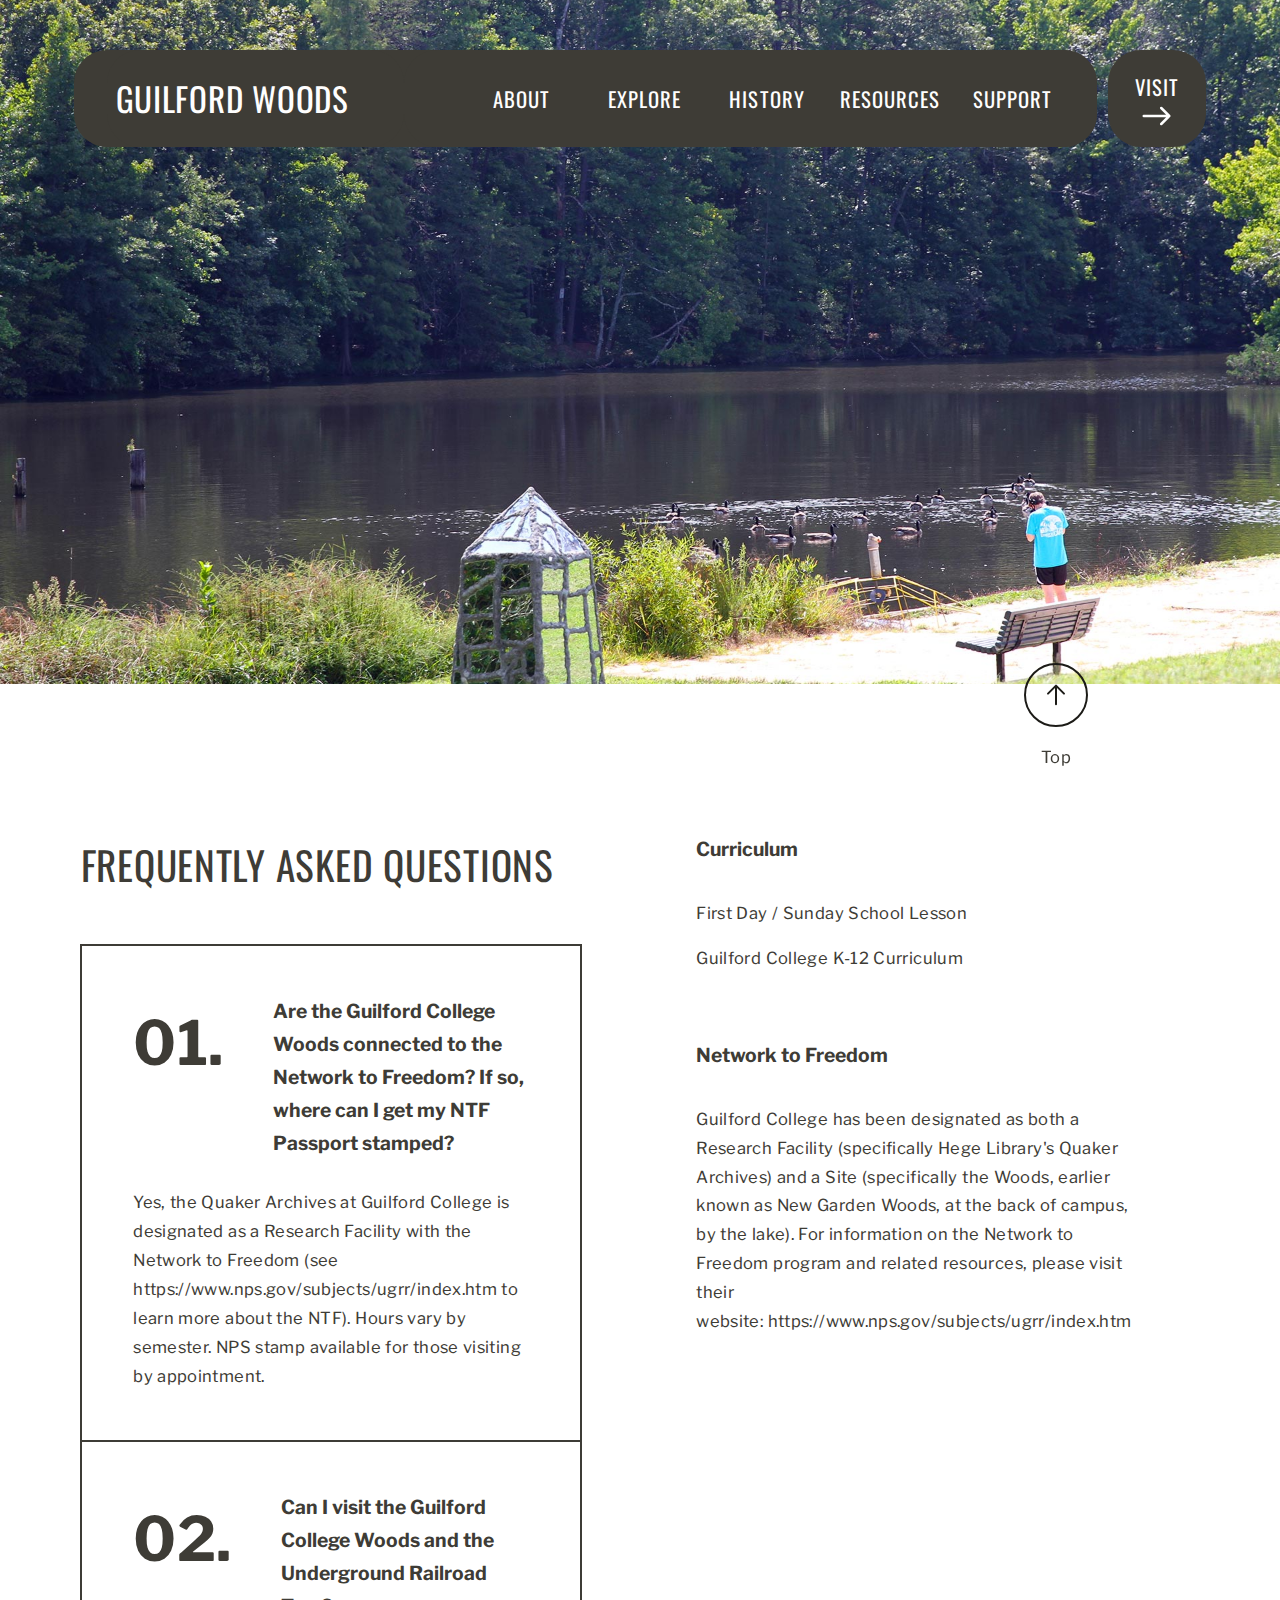
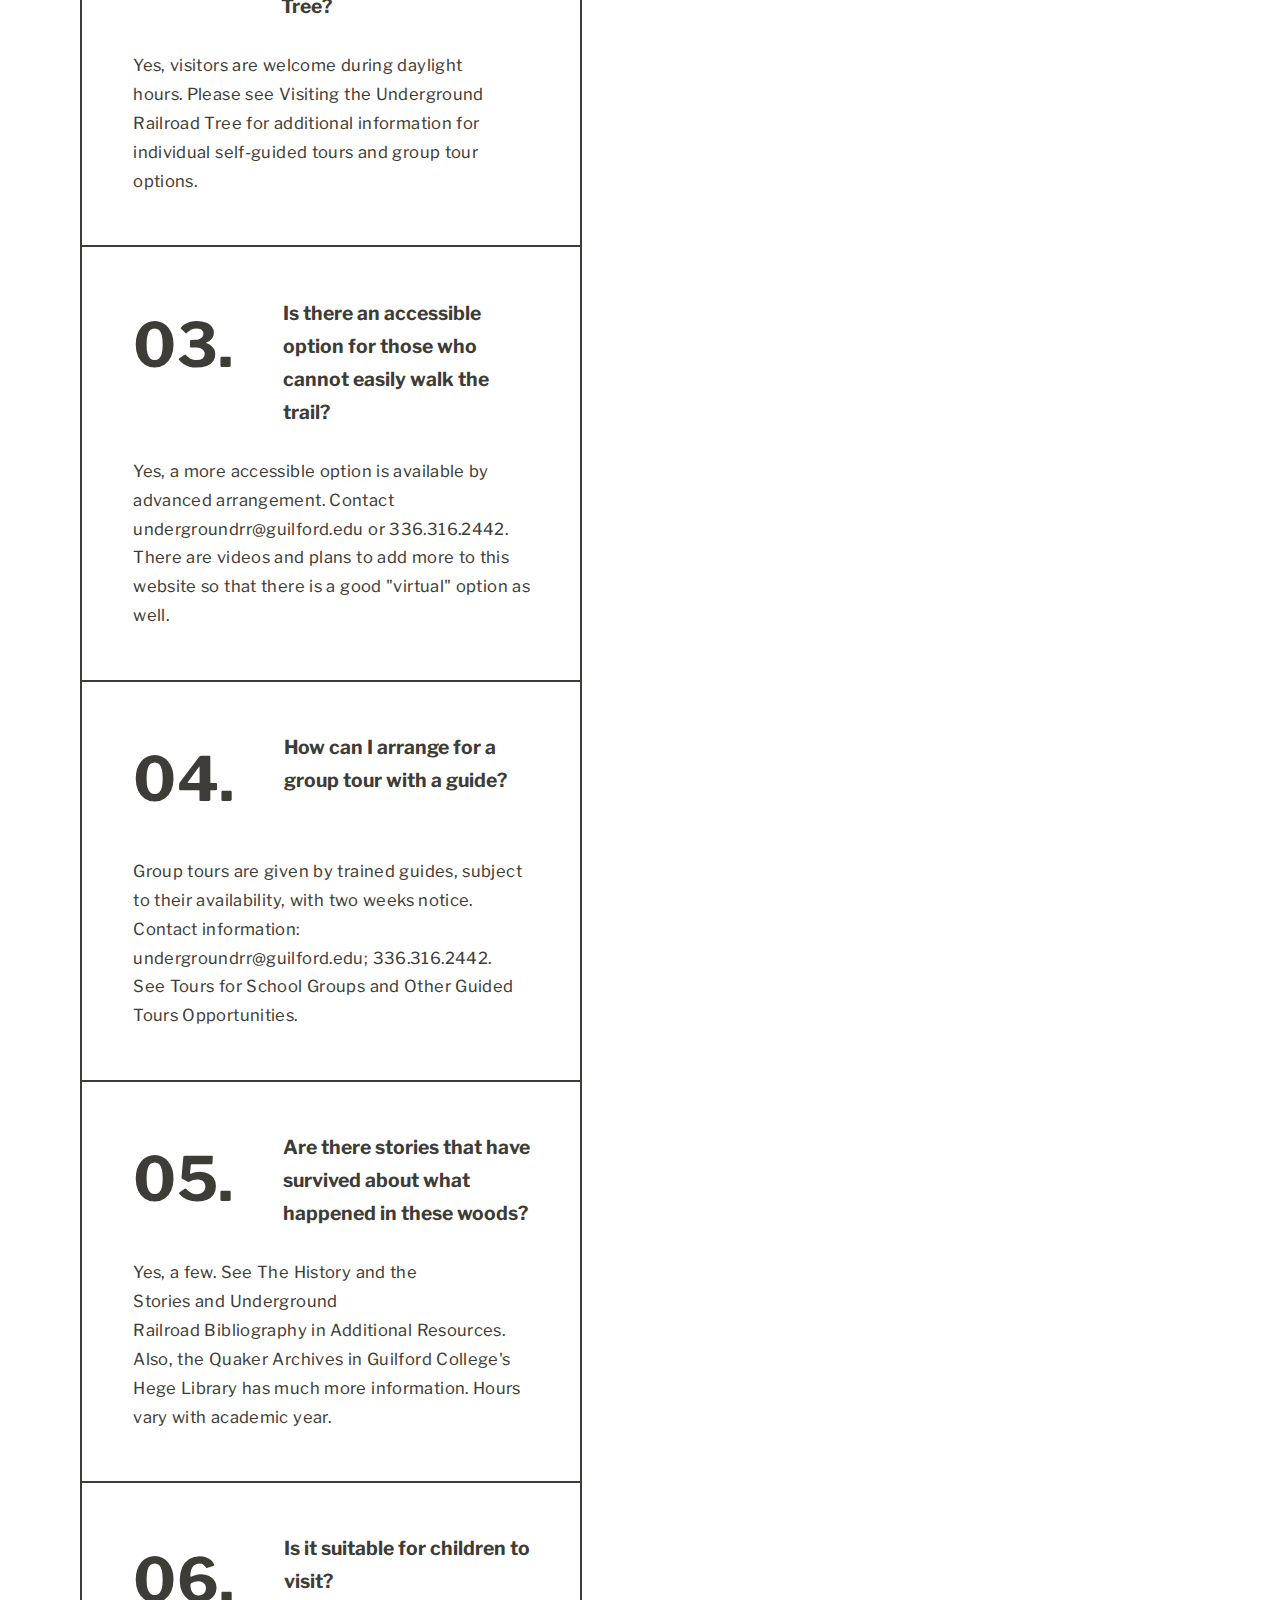
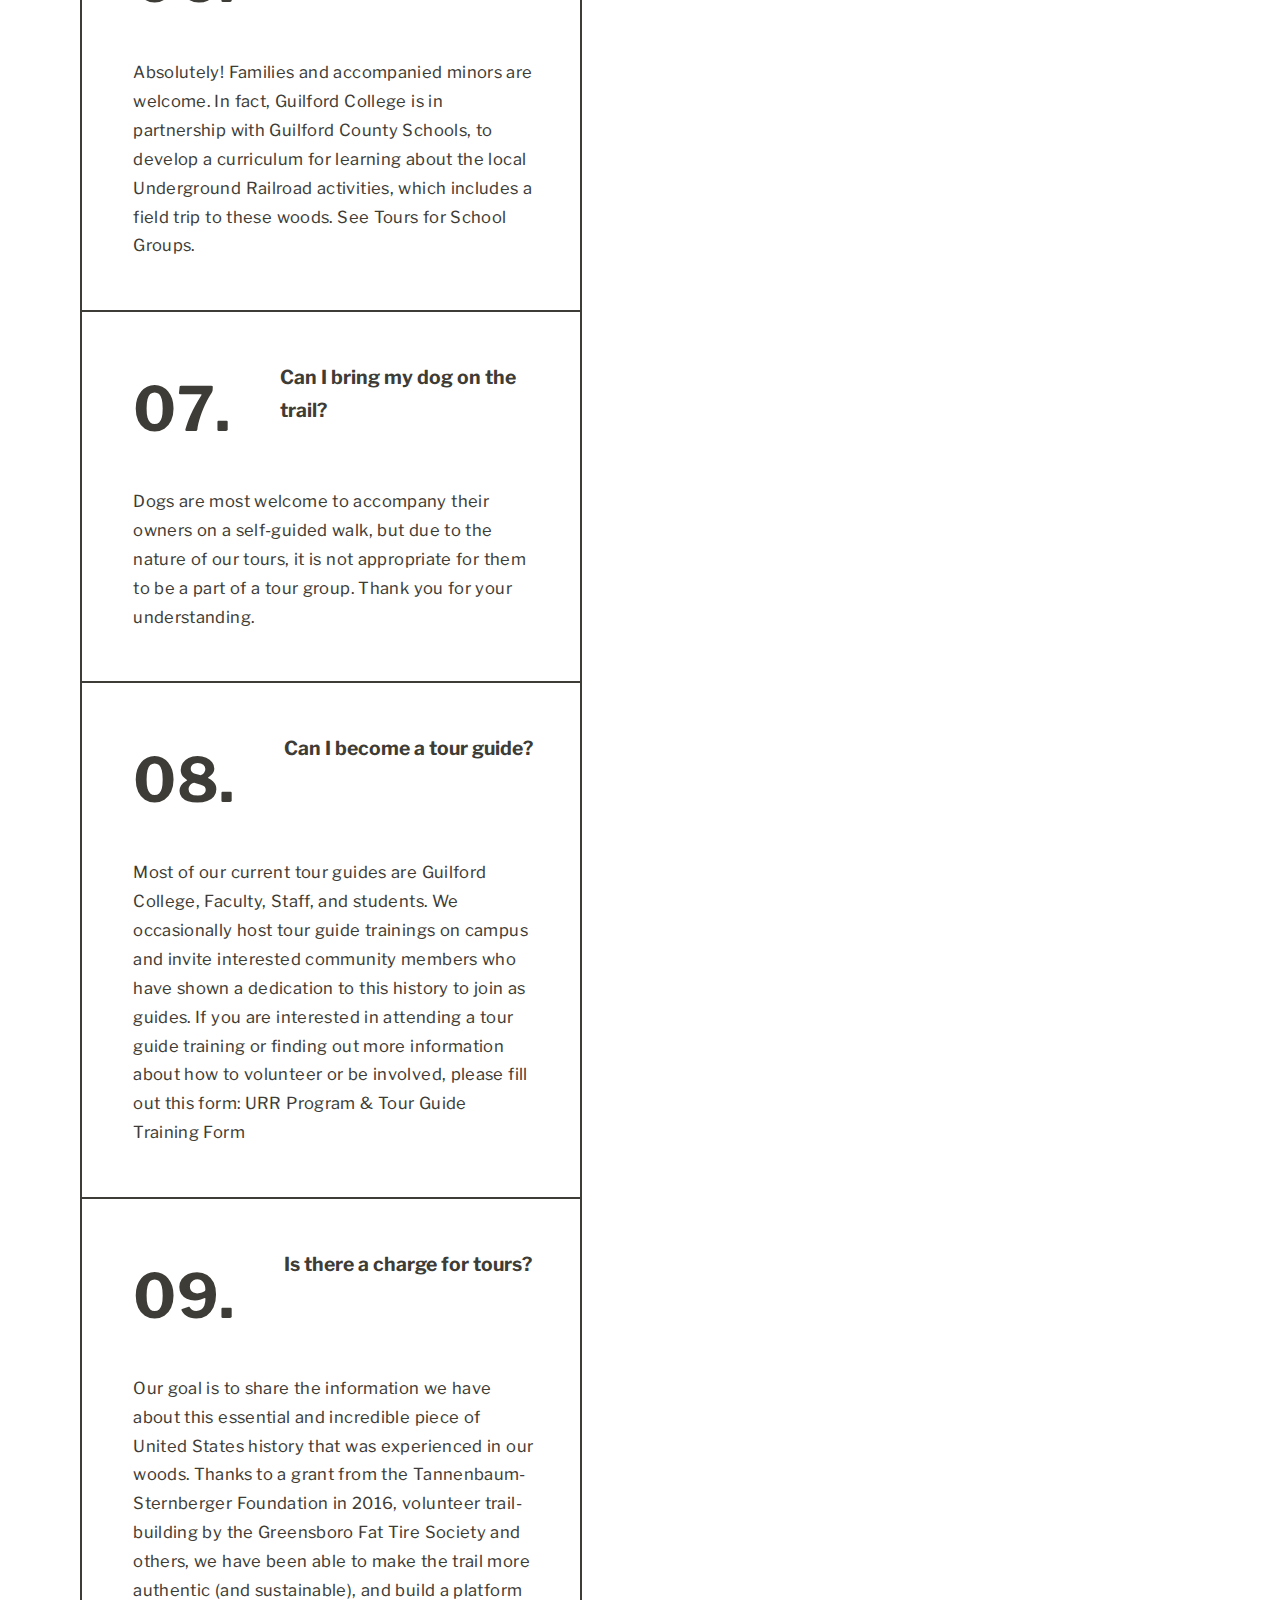
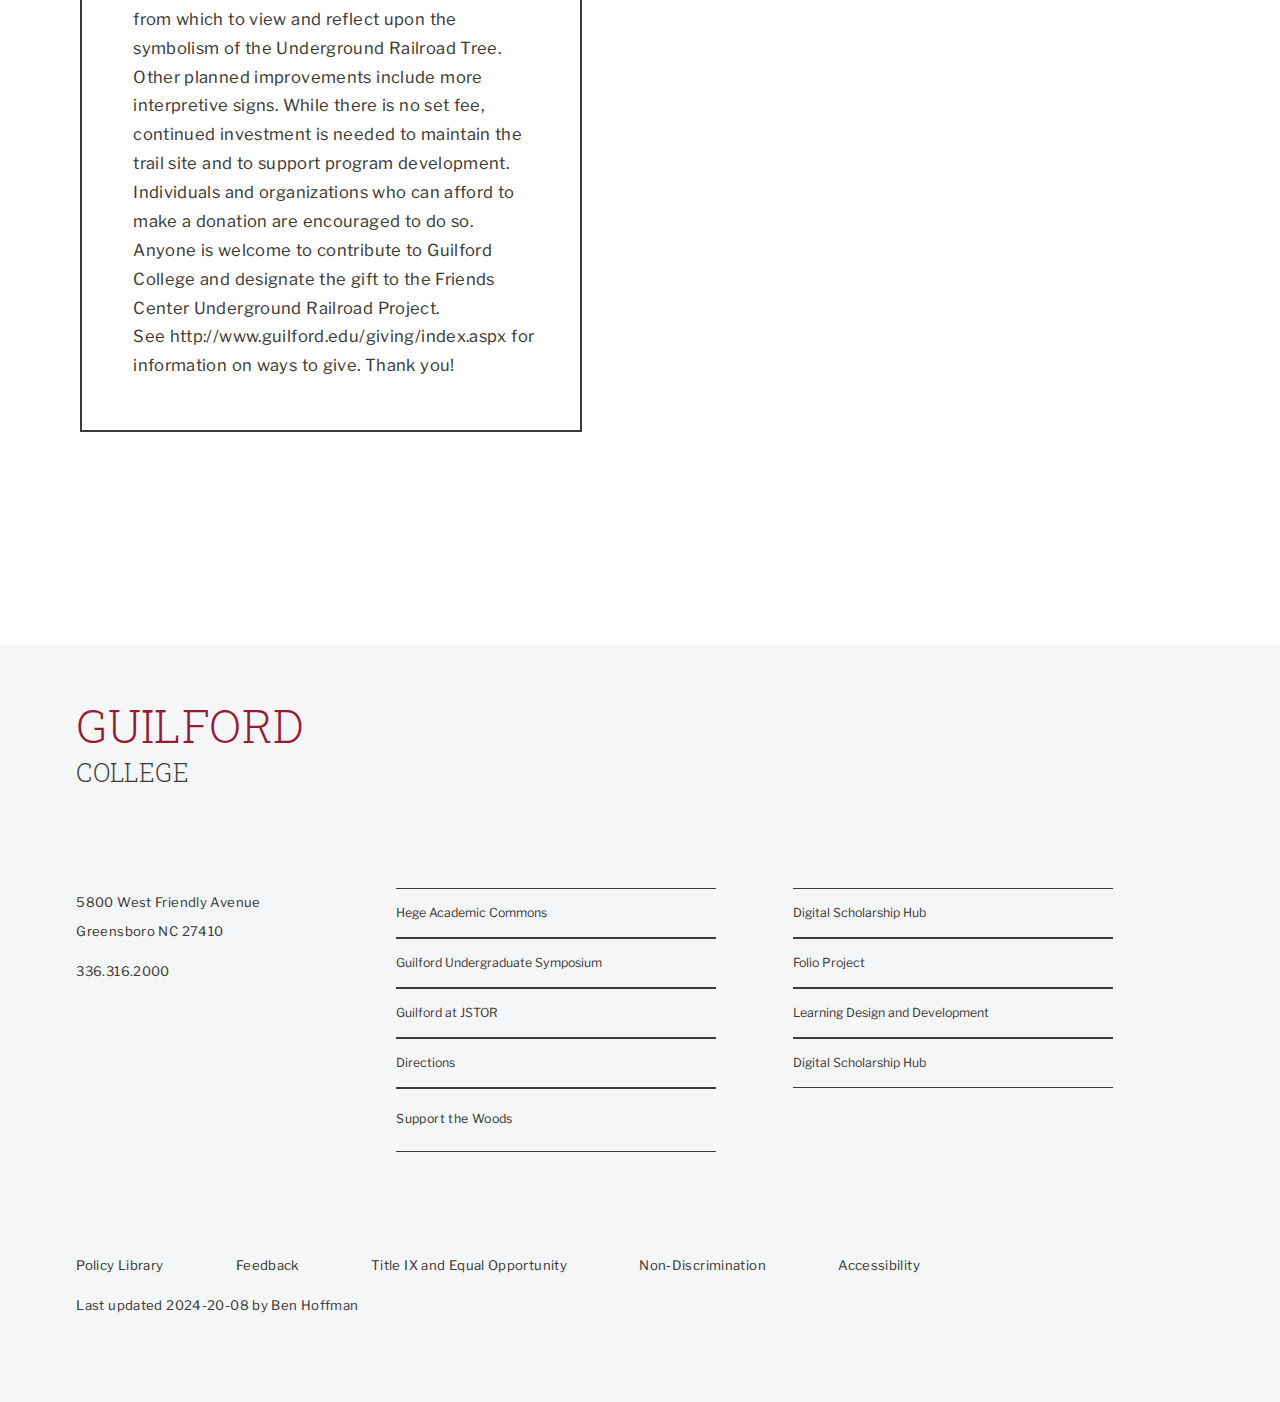
<file: resources.html>
<!DOCTYPE html>
<html lang="en">

<head>
    <title>Guilford Woods</title>
    <link rel="icon" href="images/tree.png">

    <meta charset="UTF-8">
    <meta name="viewport" content="width=device-width, initial-scale=1.0">
    <link rel="stylesheet" href="style.css">
    <link rel="preconnect" href="https://fonts.googleapis.com">
    <link rel="preconnect" href="https://fonts.gstatic.com" crossorigin>
    <link
        href="https://fonts.googleapis.com/css2?family=Libre+Franklin:ital,wght@0,100..900;1,100..900&family=Oswald:wght@200..700&family=Roboto+Slab:wght@100..900&display=swap"
        rel="stylesheet">

</head>

<body>
    <header id="header4">
        <div id="top-nav">
            <div id="top-nav-not-links">
                <img src="images\directions.svg" class="mobile-nav">
                <a href="index.html">
                    <h1>Guilford Woods</h1>
                </a>

                <img src="images\menu-toggle-closed.svg" id="hamburger" class="mobile-nav closed"
                    style="height: 2.5rem;">
                <img src="images\menu-toggle.svg" id="hamburger" class="mobile-nav opened" style="height: 2.5rem;">
            </div>
            <div id="links-quote-container">
                <p>A National Park Service “Network to Freedom” Site</p>

                <div id="top-nav-links" class="light">
                    <div class="top-nav-anchor current">
                        <a href="index.html">
                            <h3>About</h3>
                        </a>
                    </div>
                    <div class="top-nav-anchor">
                        <a href="explore.html">
                            <h3>Explore</h3>
                        </a>
                    </div>
                    <div class="top-nav-anchor">
                        <a href="history.html">
                            <h3>History</h3>
                        </a>
                    </div>
                    <div class="top-nav-anchor">
                        <a href="resources.html">
                            <h3>Resources</h3>
                        </a>
                    </div>
                    <div class="top-nav-anchor">
                        <a href="https://www.givecampus.com/campaigns/42510/donations/new">
                            <h3>Support</h3>
                        </a>
                    </div>
                </div>
            </div>
        </div>
        <div id="visit-button">
            <div class="top-nav-anchor ">
                <a>
                    <h3>Visit</h3>
                </a>
            </div>
            <img src="images\visit-arrow-min.svg" , alt="arrow sign">
        </div>
    </header>


    <div class="faq-page-body">
        <div class="links-quote-container">
            <div class="text-arrow-container">
                <h3>Curriculum</h3>
                <a>First Day / Sunday School Lesson</a>
                <a>Guilford College K-12 Curriculum</a>
            </div>
            <div class="text-arrow-container">
                <h3>Network to Freedom</h3>
                <p>Guilford College has been designated as both a Research Facility (specifically Hege Library's Quaker Archives) and a Site (specifically the Woods, earlier known as New Garden Woods, at the back of campus, by the lake). 
                    For information on the Network to Freedom program and related resources, please visit their website: https://www.nps.gov/subjects/ugrr/index.htm</p>
            </div>
            
            <div id="back-to-top">
                <img src="images/Arrow Button.svg">
                <p>Top</p>
            </div>
            
        </div>


        <div id="faq-body">
            <h2>
                FREQUENTLY ASKED QUESTIONS
            </h2>
            <div id="faq-containter">

                <div class="faq">
                    <div class="top">
                        <p>01.</p>
                        <h3>Are the Guilford College Woods connected to the Network to Freedom? If so, where can I get
                            my
                            NTF Passport stamped?</h3>
                    </div>

                    <div class="bottom">
                        <p>
                            Yes, the Quaker Archives at Guilford College is designated as a Research Facility with the
                            Network to Freedom (see https://www.nps.gov/subjects/ugrr/index.htm to learn more about the
                            NTF). Hours vary by semester. NPS stamp available for those visiting by appointment.
                        </p>
                    </div>
                </div>
                <div class="faq">
                    <div class="top">
                        <p>02.</p>
                        <h3>Can I visit the Guilford College Woods and the Underground Railroad Tree?</h3>
                    </div>
                    <div class="bottom">
                        <p>
                            Yes, visitors are welcome during daylight hours. Please see Visiting the Underground
                            Railroad Tree for additional information for individual self-guided tours and group tour
                            options.
                        </p>
                    </div>
                </div>
                <div class="faq">
                    <div class="top">
                        <p>03.</p>
                        <h3>Is there an accessible option for those who cannot easily walk the trail?</h3>
                    </div>
                    <div class="bottom">
                        <p>
                            Yes, a more accessible option is available by advanced arrangement. Contact
                            undergroundrr@guilford.edu or 336.316.2442.
                            There are videos and plans to add more to this website so that there is a good "virtual"
                            option as well.
                        </p>
                    </div>
                </div>
                <div class="faq">
                    <div class="top">
                        <p>04.</p>
                        <h3>How can I arrange for a group tour with a guide?</h3>
                    </div>
                    <div class="bottom">
                        <p>
                            Group tours are given by trained guides, subject to their availability, with two weeks
                            notice. Contact information: undergroundrr@guilford.edu; 336.316.2442.
                            See Tours for School Groups and Other Guided Tours Opportunities.
                        </p>
                    </div>
                </div>
                <div class="faq">
                    <div class="top">
                        <p>05.</p>
                        <h3>Are there stories that have survived about what happened in these woods?</h3>
                    </div>
                    <div class="bottom">
                        <p>
                            Yes, a few. See The History and the Stories and Underground
                            Railroad Bibliography in Additional Resources.
                            Also, the Quaker Archives in Guilford College's Hege Library has much more information.
                            Hours vary with academic year.
                        </p>
                    </div>
                </div>
                <div class="faq">
                    <div class="top">
                        <p>06.</p>
                        <h3>Is it suitable for children to visit?</h3>
                    </div>
                    <div class="bottom">
                        <p>
                            Absolutely! Families and accompanied minors are welcome. In fact, Guilford College is in
                            partnership with Guilford County Schools, to develop a curriculum for learning about the
                            local Underground Railroad activities, which includes a field trip to these woods.
                            See Tours for School Groups.
                        </p>
                    </div>
                </div>
                <div class="faq">
                    <div class="top">
                        <p>07.</p>
                        <h3>Can I bring my dog on the trail?</h3>
                    </div>
                    <div class="bottom">
                        <p>
                            Dogs are most welcome to accompany their owners on a self-guided walk, but due to the
                            nature of our tours, it is not appropriate for them to be a part of a tour group. Thank
                            you for your understanding.
                        </p>
                    </div>
                </div>
            
            <div class="faq">
                <div class="top">
                    <p>08.</p>
                    <h3>Can I become a tour guide?</h3>
                </div>
                <div class="bottom">
                    <p>
                        Most of our current tour guides are Guilford College, Faculty, Staff, and students. We
                        occasionally host tour guide trainings on campus and invite interested community members who
                        have shown a dedication to this history to join as guides. If you are interested in
                        attending a tour guide training or finding out more information about how to volunteer or be
                        involved, please fill out this form: URR Program & Tour Guide Training Form
                    </p>
                </div>
            </div>
            <div class="faq">
                <div class="top">
                    <p>09.</p>
                    <h3>Is there a charge for tours?</h3>
                </div>
                <div class="bottom">
                    <p>
                        Our goal is to share the information we have about this essential and incredible piece of
                        United States history that was experienced in our woods. Thanks to a grant from the
                        Tannenbaum-Sternberger Foundation in 2016, volunteer trail-building by the Greensboro Fat
                        Tire Society and others, we have been able to make the trail more authentic (and
                        sustainable), and build a platform from which to view and reflect upon the symbolism of the
                        Underground Railroad Tree. Other planned improvements include more interpretive signs.
                        While there is no set fee, continued investment is needed to maintain the trail site and to
                        support program development. Individuals and organizations who can afford to make a donation
                        are encouraged to do so. Anyone is welcome to contribute to Guilford College and designate
                        the gift to the Friends Center Underground Railroad Project.
                        See http://www.guilford.edu/giving/index.aspx for information on ways to give. Thank you!
                    </p>
                </div>
            </div>
        </div>
    </div>
</div>
<footer>

    <div id="logo">
        <div class="list" style="gap: 0px; align-items: center;">
            <p id="Guilford">Guilford</p>
            <p id="College">College</p>
        </div>

    </div>
    <div class="library-links">
        <div id="middle-row">
            <p class="small-text">5800 West Friendly Avenue<br>Greensboro NC 27410<br></p>

            <p class="small-text">336.316.2000<br></p>

        </div>
        <div class="library-links">

            <div class="footer-component"><span class="footer-component-text">Hege Academic Commons</span></div>
            <div class="footer-component"><span class="footer-component-text">Digital Scholarship Hub</span></div>
            <div class="footer-component"><span class="footer-component-text">Guilford Undergraduate
                    Symposium</span></div>
            <div class="footer-component"><span class="footer-component-text">Folio Project</span></div>
            <div class="footer-component"><span class="footer-component-text">Guilford at JSTOR</span></div>
            <div class="footer-component"><span class="footer-component-text">Learning Design and Development</span>
            </div>
            <div class="footer-component"><span class="footer-component-text">Directions</span></div>
            <div class="footer-component"><span class="footer-component-text">Digital Scholarship Hub</span></div>
            <div class="footer-component" class="support-link"><span class="footer-component-text"><a href="https://www.givecampus.com/campaigns/42510/donations/new"">Support the Woods</a></span></div>

        </div>
    </div>

    <div id="bottom-row">
        <a class="small-text"> Policy Library </a>
        <a class="small-text"> Feedback </a>
        <a class="small-text"> Title IX and Equal Opportunity </a>
        <a class="small-text"> Non-Discrimination </a>
        <a class="small-text"> Accessibility </a>
        <p class="small-text">Last updated <span id="lastUpdated"></span> by Ben Hoffman</p>

    </div>
    </div>
</footer>

    <script src="main.js"></script>
</body>

</html>
</file>
<file: style.css>
/* #region Root Variables */
:root {
  --red: #981b36;
  --link-red: #981b36cc;
  --white: #fefefe;
  --gray: #3e3c36;
  --light-gray: #f8f8f8;
  --mobile-margin: 32px;
  --desktop-margin: 67px;
  --a-hover-height: 0.31em;
  --a-h3-hover-height: 0.34em;
  --a-h1-hover-height: 0.38em;
  overflow-x: hidden;
}
/* #endregion */

/* #region Global Styles */
html {
  font-family: "Libre Franklin", sans-serif;
  font-size: clamp(13px, 1.6vw, 16.5px);
  --margin: clamp(var(--mobile-margin), 3rem, var(--desktop-margin));
  color: var(--gray);
}

body {
  margin: 0;
}

#body {
  display: flex;
  flex-direction: column;
  align-items: center;
  gap: calc(3 * var(--margin));
  padding: calc(3 * var(--margin)) 0px;
}

#body > div {
  display: flex;
  padding: 0px calc(3 * var(--margin));
  gap: 4rem;
  max-width: 1440px;
}

#body > div.no-padding-right {
  padding-right: 0px;
  max-width: none;
}

#body > div.no-padding-left {
  max-width: none;
  padding: 0px;
  /* padding-left: 2rem; */
  width: 100%;
  /* justify-content: center; */
  align-items: center;
  display: flex;
  justify-content: flex-start;
}

#body > div.no-padding-left img {
  width: 50%;
}

#carousel-descriptions {
  max-width: 1440px;
}

footer div {
  max-width: 1440px;
}
/* #endregion */

/* #region Typography */
h1,
h2,
h3,
p,
a {
  margin: 0;
}

h1,
h2 {
  font-family: Oswald, sans-serif;
  font-size: 2rem;
  font-weight: 400;
  line-height: normal;
  letter-spacing: 0.04463rem;
  text-transform: uppercase;
  white-space: nowrap;
}

h2 {
  font-size: 2.375rem;
  line-height: 160%;
}

header h3 {
  font-family: Oswald, sans-serif;
  font-size: 1.25rem;
  font-weight: 400;
  line-height: normal;
  letter-spacing: 0.0625rem;
  text-transform: uppercase;
  color: var(--white);
}

p,
a {
  font-style: normal;
  font-weight: 420;
  line-height: 1.75rem;
  letter-spacing: 0.0225rem;
  color: var(--gray);
}

.small-text {
  font-size: 0.8rem;
}

h3 {
  line-height: 2rem;
}

p.light {
  /* color: rgba(62, 60, 54, 0.70); */
  font-family: "Libre Franklin";
  font-size: 0.9em;
  font-style: normal;
  /* font-weight: 500; */
  line-height: 1.5rem;
}

h3.light {
  margin: 0px;
}
/* #endregion */

/* #region Link Styles */
a:not(.arrow) {
  position: relative;
  text-decoration: none;
  display: inline-block;
  z-index: 1;
}

a:not(.arrow):not(span > a)::before {
  content: "";
  position: absolute;
  left: 0;
  bottom: 0.1875rem;
  width: 100%;
  /* height: 0.0625rem; */
  background-color: var(--link-red);
  transition: height 0.3s ease;
  z-index: -1;
}

a:not(.arrow):hover::before {
  height: var(--a-hover-height);
}

a:not(.arrow):has(h3)::before,
a:not(.arrow):has(h1)::before,
#visit-button div a:not(.arrow)::before {
  height: 0px;
}

a:not(.arrow):has(h3):hover::before,
#visit-button:hover div a:not(.arrow)::before {
  height: var(--a-h3-hover-height);
}

a:not(.arrow):has(h1):hover::before {
  height: var(--a-h1-hover-height);
}
/* #endregion */

/* #region Arrow Styling And Animation */
a.arrow {
  display: flex;
  align-items: center;
  gap: 0.75rem;
  position: relative;
  overflow: hidden;
  margin: 0.5rem 1rem;
  border-radius: 20rem;
  margin-left: 0px;
  padding-left: 0.7rem;
  transition: color 0.2s ease;
  font-weight: 440;
}

a.arrow::before {
  content: "";
  position: absolute;
  top: 0;
  right: 0;
  bottom: 0;
  left: 100%;
  background-color: var(--red);
  transition: left 0.2s ease;
  z-index: -1;
}

a.arrow:hover {
  color: var(--white);
}

a.arrow:hover::before {
  left: 0;
}

.arrow-img {
  width: 2rem;
  height: auto;
}

.arrow-group {
  gap: 0.5rem;
}
/* #endregion */

/* #region Header Styles */
header {
  display: flex;
  height: 65vh;
  padding: 3rem;
  justify-content: center;
  align-items: flex-start;
  gap: 0.625rem;
}

#header1 {
  background: url(images/guilfordwoods.png) lightgray 50% / cover no-repeat;
}

#header2 {
  background: url(images/lake.png) lightgray 50% / cover no-repeat;
}

#header3 {
  background: url(images/woods-road-sign.png) lightgray 50% / cover no-repeat;
}

#header4 {
  background: url(images/person-at-lake.png) lightgray 50% / cover no-repeat;
}

#top-nav,
#top-nav > div {
  height: 5.9375rem;
  justify-content: center;
  align-items: center;
  flex-grow: 1;
  border-radius: 2rem;
  background: var(--gray);

  max-width: 1343.12px;
}

@media screen and (min-width: 800px) {
  #top-nav,
  #top-nav > div {
    display: flex;
    padding-left: 2rem;
  }
}
#visit-button {
  display: flex;
  width: 5.9375rem;
  height: 5.9375rem;
  flex-direction: column;
  justify-content: center;
  align-items: center;
  gap: 0.25rem;
  border-radius: 2rem;
  background: var(--gray);
}

header div a {
  color: var(--white);
}

header div a::after {
  height: 0rem;
}

#top-nav-links {
  display: flex;
  padding: 0rem 1.42856rem;
  justify-content: flex-end;
  align-items: center;
  gap: -0.5rem;
  flex: 1 0 0;
}

.top-nav-anchor {
  display: flex;
  width: 7.44rem;
  justify-content: center;
  align-items: center;
}

.mobile-nav {
  display: none;
  height: 2rem;
  width: auto;
}

/* #endregion */

/* #region Footer Styles */
footer {
  display: flex;
  align-items: flex-start;
  align-content: center;
  flex-direction: column;
  flex-wrap: wrap;
  background: #f5f6f8;
  width: 100vw;
  justify-content: center;
  gap: var(--margin);
  padding-bottom: 5rem;
}

#logo {
  display: flex;
  flex-direction: row;
  align-items: flex-end;
  padding: var(--margin);
  gap: 1rem 3.55556rem;
  width: fit-content;
  justify-content: space-between;
  flex-wrap: wrap;
}

#bottom-row {
  padding-left: var(--margin);
  padding-right: var(--margin);
  display: flex;
  align-items: center;
  gap: 0.7rem 4.375rem;
  align-self: stretch;
  flex-wrap: wrap;
  max-width: 70vw;
}

.library-links:has(.library-links) {
  gap: 2rem 0px;
  padding: var(--margin);
  padding-top: 0px;
}

#middle-row {
  display: flex;
  flex-direction: column;
  flex-wrap: wrap;
  align-items: flex-start;
  gap: 0.7rem 4.375rem;
  width: clamp(210px, 32vw, 320px);
}

#Guilford,
#College {
  font-family: "Roboto Slab", serif;
  font-style: normal;
  text-transform: uppercase;
  line-height: normal;
  font-weight: 280;
  margin: 0px;
}

#Guilford {
  color: var(--red);
  font-size: 2.8rem;
}

#College {
  color: var(--gray);
  font-size: 1.53rem;
}

footer .library-links {
  flex-wrap: wrap;
  align-items: flex-start;
  display: flex;
  gap: 0vw 6vw;
  flex: 1 0 0;
  max-width: calc(640px + 40vw);
}

.footer-component {
  display: flex;
  width: clamp(210px, 32vw, 320px);
  padding: 1rem 0rem;
  align-items: flex-start;
  gap: 2rem;
  border-top: 1px solid var(--gray);
  border-bottom: 1px solid var(--gray);
  padding-right: 0.5rem;
  box-sizing: border-box;
}

.footer-component:hover {
  padding-left: 0.5rem;
  padding-right: 0px;
  transition: all 0.4s ease;
}

.footer-component:hover .footer-component-text {
  color: var(--red);
}

.footer-component-text {
  font-size: 0.75rem;
}

#bottom-row a {
  display: flex;
  flex-wrap: nowrap;
}
/* #endregion */

/* #region Content Styles */
#body > div > img {
  max-width: 50%;
}

.text-card {
  display: flex;
  flex-direction: column;
  align-items: flex-start;
  gap: 2rem;
  flex: 1 0 0;
  max-width: 43.75rem;
}

.text-arrow-container {
  display: flex;
  flex-direction: column;
  align-items: flex-start;
  gap: 2rem;
  align-self: stretch;
}

.text-arrow-container > p {
  margin-bottom: 2rem;
}

.text-arrow-container > a.arrow {
  margin-top: -1.5rem;
}

.text-arrow-container > a.arrow:first-of-type {
  margin-top: 0;
}

#lake-img {
  width: 33%;
  height: auto;
}
/* #endregion */

/* #region Plant Card styles */
/* Plant Card Container */
#plant-card-container {
  display: flex;
  flex-direction: column;
  gap: 2rem;
  width: 100%;
  margin: 0 auto;
  border-collapse: separate;
}

/* General Plant Card Styles */
.plant-card {
  display: flex;
  align-items: flex-start;
  gap: 2.5rem;
  padding: 3.2rem 3rem;
  /* margin-bottom: 2rem; */
  background-color: var(--light-gray);
  position: relative;
  overflow: hidden;
}

.other-plants-cell {
  display: flex;
  gap: 2rem;
  flex-direction: column;
}

/* Plant Card Image Styles */
.plant-card img {
  width: 10rem;
  height: 10rem;
  object-fit: cover;
}

#urr-card img {
  width: 100%;
  height: 18rem;
}

/* Plant Card Content Styles */
.plant-card-content {
  flex: 1;
  overflow-wrap: break-word;
  word-wrap: break-word;
  hyphens: auto;
}

.plant-card h3 {
  margin: 0 0 1.5rem 0;
}

.plant-card p {
  margin: 0;
  font-size: 0.9rem;
  line-height: 1.4;
}

/* Hover Effect */
.plant-card::after {
  content: "";
  position: absolute;
  bottom: 0;
  left: 0;
  width: 100%;
  height: 3px;
  background-color: var(--red);
  transform: scaleX(0);
  transform-origin: bottom left;
  transition: transform 0.3s ease;
}

.plant-card:hover::after {
  transform: scaleX(1);
}

.plant-card.clicked::after {
  transform: scaleX(0);
}

/* Table Styles
table {
  border-spacing: 2rem;
} */

/* Underground Railroad Card Specific Styles */
#urr-card {
  display: flex;
  width: 100%;
  height: 100%;
  flex-direction: column;
  align-items: flex-start;
  box-sizing: border-box;
  flex: 1;
}

/* Mobile Styles */
@media (max-width: 600px) {
  .plant-card {
    flex-direction: column;
  }

  .first-plant-cell .plant-card img,
  .other-plants-cell .plant-card img {
    width: 100%;
    height: auto;
    max-height: 18.8125rem;
  }

  .plant-card img {
    height: 10rem !important;
  }
}

/* Table Styles  */
@media (max-width: 1300px) {
  td:has(#urr-card) {
    width: 100%;
  }
  table {
    display: grid;
    grid-template-columns: 1fr;
  }
  table td {
    display: block;
    width: 100%;
  }

  #urr-card {
    margin-bottom: 2rem;
  }

  .history-container table td {
    height: auto;
    padding: 2rem;
  }

  .history-container table tr {
    height: auto;
    padding: 2rem;
  }

  .history-container table p {
    height: auto;
    /* padding: 2rem; */
  }
}

tbody {
  width: 81vw;
  max-width: 1440px;
}

td {
  vertical-align: top;
}
/* #endregion */

/* #region History Section styles */

/* #region Main Carousel Container */
#carousel {
  display: flex;
  flex-direction: column;
  align-items: flex-start;
  max-width: 1600px;
}
/* #endregion */

/* #region Carousel Content */
#carousel-content {
  display: flex;
  height: 35.9375rem;
  align-items: flex-start;
  justify-content: flex-end;
  align-self: stretch;
  width: 100%;
  max-width: 1600px;
}

#carousel-content img {
  width: 70%;
  height: 100%;
  object-fit: none;
  object-position: top;
}
/* #endregion */

/* #region Carousel Text Content */
#carousel-text-content {
  display: flex;
  padding: 1.5rem 3rem 1.5rem 0rem;
  flex-direction: column;
  align-items: flex-start;
  gap: var(--Mobile-Margin, 2rem);
  max-height: 100%;
  overflow-y: auto;
  box-sizing: border-box;
  width: 33%;
}
/* #endregion */

/* #region Carousel Navigation */
#carousel-nav {
  display: flex;
  padding-right: 5rem;
  padding-top: 1rem;
  flex-direction: column;
  justify-content: center;
  align-items: flex-start;
  gap: 0.75rem;
  align-self: stretch;
  /* max-width: 60vw; */
}
/* #endregion */

/* #region Carousel Controls */
#carousel-controls {
  display: flex;
  align-items: center;
  align-content: center;
  gap: 4rem;
  flex-wrap: wrap;
  width: 100%;
}

#carousel-controls > :last-child {
  margin-left: auto;
}

#carousel-controls div {
  display: flex;
  align-items: center;
  align-content: center;
  gap: 0.7rem;
  flex-wrap: wrap;
}
/* #endregion */

/* #region Navigation Buttons */
.btn {
  display: flex;
  width: 1.5rem;
  height: 1.5rem;
  padding: 0.5rem;
  flex-direction: column;
  justify-content: center;
  align-items: center;
  gap: 0.55188rem;
  flex-shrink: 0;
}

.btn img {
  width: 0.88306rem;
  height: 0.4415rem;
  flex-shrink: 0;
  transform: scale(2);
}

.btn#left {
  transform: rotate(180deg);
}
/* #endregion */

/* #region Carousel Descriptions */
#carousel-descriptions {
  display: flex;
  align-items: flex-start;
  gap: 6rem;
  align-self: stretch;
}

#carousel-descriptions div {
  display: flex;
  padding-top: 1.25rem;
  flex-direction: column;
  align-items: flex-start;
  gap: 1.39144rem;
  flex: 1 0 0;
  height: 100%;
  order: 1;
}

/* #endregion */

/* #region Inactive Sections */
.inactive-section,
.inactive-section p {
  color: #3e3c36;
}
/* #endregion */

/* #region Layout Adjustments */
#plants-section,
#history-section {
  flex-direction: column;
}
/* #endregion */

/* #region: Style the scrollbar for webkit browsers */
#carousel-text-content::-webkit-scrollbar {
  width: 8px;
}

#carousel-text-content::-webkit-scrollbar-track {
  background: #f1f1f1;
}

#carousel-text-content::-webkit-scrollbar-thumb {
  background: #888;
  border-radius: 4px;
}

#carousel-text-content::-webkit-scrollbar-thumb:hover {
  background: #555;
}
/* #endregion */

/* #region: Other carousel styles */
#carousel-nav {
  position: relative;
}

#carousel-progress {
  position: absolute;
  top: 0;
  left: 0;
  height: 2px;
  background-color: var(--gray);
  transition: width 0.3s ease;
}

#carousel-descriptions > div {
  cursor: pointer;
  transition: opacity 0.3s ease;
  opacity: 0.5;
}

#carousel-descriptions > div.active-section {
  opacity: 1;
}



#carousel-descriptions {
  overflow: hidden;
}

#carousel-descriptions > :not(.active-section):not(.active-section + div):not(.active-section ~ div) {
  display: none;
  /* transition: transform 5s ease-out; */

}


#history-section * {
  max-width: 95vw;
  box-sizing: border-box;
}

#carousel-descriptions div {
  min-width: 27%;
}
/* #endregion */




@media (max-width: 800px) {
  #carousel-descriptions > div > p {
    display: none;
  }
}

@media (max-width: 600px) {
  #carousel-content {
    flex-direction: column-reverse;
    height: auto;
  }

  #carousel-content > * {
    width: 100%;
  }

  #carousel-descriptions,
  #carousel-progress {
    display: none !important;
  }

  #carousel-content img {
    width: 100% !important;
  }

  #carousel-text-content {
    overflow-y: visible;
    height: auto;
  }
}
/* #endregion */

/* #region Education Section styles */
#education-section > div > div {
  /* display: flex; */
  flex-direction: column;
  gap: 0.5rem;
}

#education-section > div {
  display: flex;
  flex-direction: column;
  gap: 5rem;
}

#carousel-descriptions {
  height: 13rem;
}
/* #endregion */

/* #region Mobile Nav styles */

.hamburger {
}

.hamburger.closed {
}

.mobile-nav.opened {
  display: none;
}

div#top-nav-not-links {
  display: flex;
  flex-grow: 1;
  justify-content: space-between;
  padding-left: 0.5rem;
  width: 100%;
}

#links-quote-container p {
  display: none;
}

#body > #urr-tree-section {
  flex-direction: row-reverse;
  /* padding: 0px; */
}

.other-plants-cell#single-td {
  flex-direction: row;
}

/* #endregion */

/* #region History Page styles */
.history-container table {
  display: block;
  max-width: 90vw;
}

.history-container td {
  width: 50%;
  flex: 1 1 calc(50% - 2rem);
  min-width: 300px;
  height: auto;
  padding: 1rem;
  box-sizing: border-box;
}

.history-container {
  border-spacing: 9rem;
  table-layout: fixed;
}

.history-container p {
  margin-top: 2rem;
}

.history-container tbody {
  display: flex;
  flex-direction: column;
}

.history-container img {
  width: 100%;
}

.history-container h2 {
  white-space: wrap;
}

.history-container {
  max-width: 90vw;
  margin: 0 auto;
}

.history-content {
  display: flex;
  flex-wrap: wrap;
  gap: 2rem;
}

.history-row {
  display: flex;
  flex-wrap: wrap;
  gap: 2rem;
  width: 100%;
}

.history-row:nth-child(1) {
  flex-wrap: nowrap;
  flex-direction: column-reverse;
}

.history-cell {
  flex: 1 1 calc(50% - 1rem);
  min-width: 300px;
  padding: 1rem;
  box-sizing: border-box;
}

.history-cell img {
  width: 100%;
  height: auto;
}

.history-cell h2 {
  margin-top: 0;
  white-space: normal;
}

.history-cell p {
  margin-top: 1rem;
}

.left-column,
.right-column {
  display: flex;
  flex-direction: column;
  gap: 8rem;
}

.right-column > * {
  margin-top: auto;
}

.history-container {
  margin-bottom: 5rem;
}

@media (min-width: 1201px) {
  .history-container.mobile {
    display: none !important;
  }
  
}
@media (max-width: 1200px) {
  .history-container.mobile {
    display: flex;
  }

  .history-container:not(.mobile) {
    display: none !important;
  }
}

@media (max-width: 768px) {
  .history-cell {
    flex: 1 1 100%;
  }
}
/* End NEw Styles */
@media (max-width: 1300px) {
  .history-container table {
    display: block;
    width: 100%;
  }

  .history-container tr {
    display: block;
  }

  .history-container td {
    display: block;
    width: 100%;
    height: auto;
    padding: 1rem;
  }
}


/* #endregion */


/* #region FAQ Page styles */

.faq-page-body {
  display: flex;
  flex-direction: row-reverse;
  justify-content: center;
  padding: calc(3 * var(--margin));
  justify-content: space-between;
  /* max-width: 1440px; */
  
}


.faq-page-body > .links-quote-container {
  
  width: min-content;
  padding-left: 3rem;

}

.faq-page-body #back-to-top {
  
  position: fixed; 
  bottom: 10vw; 
  right: 15vw; 
  cursor: pointer;
  gap: 1rem;
  justify-content: center;
  
}

#faq-body {
  display: flex;
  flex-direction: column;
  width: 70%;
  gap: 3rem;
  margin: 4rem;
  margin-top: 0px;
  max-width: 900px;
}

body:has(.faq-page-body) {
  display: flex;
  flex-direction: column;
  justify-content: center;
}

.faq {
  display: flex;
  flex-direction: column;
  padding: 3rem 2.75rem 3rem 3.125rem;
  align-items: flex-start;
  gap: 1.7rem;
  align-self: stretch;
  border: 1px solid var(--gray);
  outline: 1px solid var(--gray);
}

.top {
  display: flex;
  gap: 3rem;
}

.faq .top p {
  font-size: 3.70213rem;
  font-style: normal;
  font-weight: 700;
  line-height: 5.92338rem; /* 160% */
  text-transform: uppercase;
}

.top h2 {
  width: 70%;
  flex: 1; /* Allows h2 to grow and shrink */
  white-space: nowrap; /* Prevents text wrapping */
  overflow: hidden; /* Hides overflow */
  text-overflow: ellipsis; /* Adds ellipsis for overflowing text */
  min-width: 0; /* Allows the h2 to shrink below its content size */
}


#faq-container.top {
  display: flex;
  flex-direction: row;
  align-self: stretch;
}

.faq p{
  display: inline-block;
  width: auto;
}

#faq-container#bottom {
  align-self: stretch;
}


#back-to-top {
  display: flex;
  flex-direction: column;
  justify-content: center;
  align-items: center;
}

.faq-page-body .text-arrow-container {
  margin-bottom: 4rem;
  gap: 1rem
}

.faq-page-body .text-arrow-container h3{
  margin-bottom: 1rem;
}
/* #endregion */
@media screen and (max-width: 800px) {
  #top-nav {
    padding: 0px;
    background: var(--gray);
    height: fit-content;
  }
  #top-nav-links {
    /* display: none; */
    display: flex;
    padding: 1rem 0rem;
    justify-content: center;
    align-items: flex-start;
    align-content: flex-start;
    gap: 0.5rem;
    align-self: stretch;
    flex-wrap: wrap;
    width: 100%;
    border-radius: 0px;
  }

  .top-nav-anchor {
    display: flex;
    padding: 0.5rem 0.625rem;
    flex-direction: column;
    align-items: flex-start;
    gap: 0.625rem;
    align-items: center;
  }

  .mobile-nav {
    display: block;
  }

  #top-nav {
    justify-content: space-between;
    display: flex;
    flex-direction: column;
    gap: 2rem;
  }

  #top-nav img,
  h1 {
    padding: 3vw;
  }

  h1 {
    font-size: calc(20px + 0.8 * (2rem - 20px));
  }

  #top-nav > #links-quote-container {
    display: flex;
    padding: 0rem 1rem 1.875rem 1rem;
    flex-direction: column;
    justify-content: flex-start;
    align-items: center;
    gap: 1.5rem;
    align-self: stretch;
    height: fit-content;
  }

  #links-quote-container p {
    color: #fefefe;

    /* 🌲M | P Light */
    font-family: "Libre Franklin";
    /* font-size: 0.75rem; */
    font-style: normal;
    font-weight: 300;
    line-height: 1.5rem;
    letter-spacing: -0.0075rem;
    text-decoration-line: underline;
    display: flex;
    width: 80%;
    justify-content: center;
    text-align: center;
  }

  #body > div {
    box-sizing: border-box;
    max-width: 100vw;
    
  }
}
/* #region Media Queries */
@media (min-width: 1250px) {
  #body {
    gap: calc(var(--margin) * 1.75);
  }
  header {
    padding: var(--margin) calc(var(--margin) * 1.5);
  }
  #logo,
  .library-links:has(.library-links),
  #bottom-row {
    padding-left: calc(var(--margin) * 1.5);
  }
}

@media (max-width: 1150px) {
  #visit-button {
    display: none;
  }

  #body > div {
    justify-content: center;
    flex-wrap: wrap-reverse;
    padding: 0px calc(var(--margin));
    gap: 2rem;
  }
}
/* iPad Breakpoint */
@media screen and (max-width: 800px) {
  #carousel-content img {
    /* width: 66%; */
    height: 30rem !important;
  }

  #body div#visit-section {
    flex-direction: column-reverse;
  }

  #body {
    padding: calc(10vw + 0.5 * (10vw - var(--margin))) 0px;
  }

  #welcome-section,
  #visit-section,
  #plant-section,
  #body div#urr-tree-section,
  #urr-tree-section {
    margin: 0px calc(var(--margin));
  }

  header {
    padding-left: 5vw;
    padding-right: 5vw;
  }

  #body > div > img {
    height: 30vh;
    width: 100%;
    object-fit: contain;
    max-width: 100%;
  }

  #body > div.no-padding-right {
    padding-left: 2rem;
  }

  #body > div.no-padding-left {
    padding-right: 2rem;
    padding-left: 1rem;
    max-width: 83vw;
    flex-direction: column-reverse;
    align-content: flex-end;
  }

  #body > div.no-padding-left > * {
    width: 100%;
  }

  #body > div.no-padding-left > img {
    width: 100%;
    object-fit: fill;
  }
}

@media screen and (max-width: 633px) {
  footer #left-column {
    width: 100%;
    box-sizing: border-box;
  }

  div#plants-section {
    padding: 0px !important;
  }
}

@media screen and (max-width: 375px) {
  .mobile-nav[src*="directions"] {
    display: none;
  }
}
@media (min-width: 1300px) {
  table {
    border-collapse: separate; /* Ensure border-spacing works */
    border-spacing: 2rem 0; /* 2rem horizontal, 0 vertical */
  }
}
/* #endregion */
</file>
